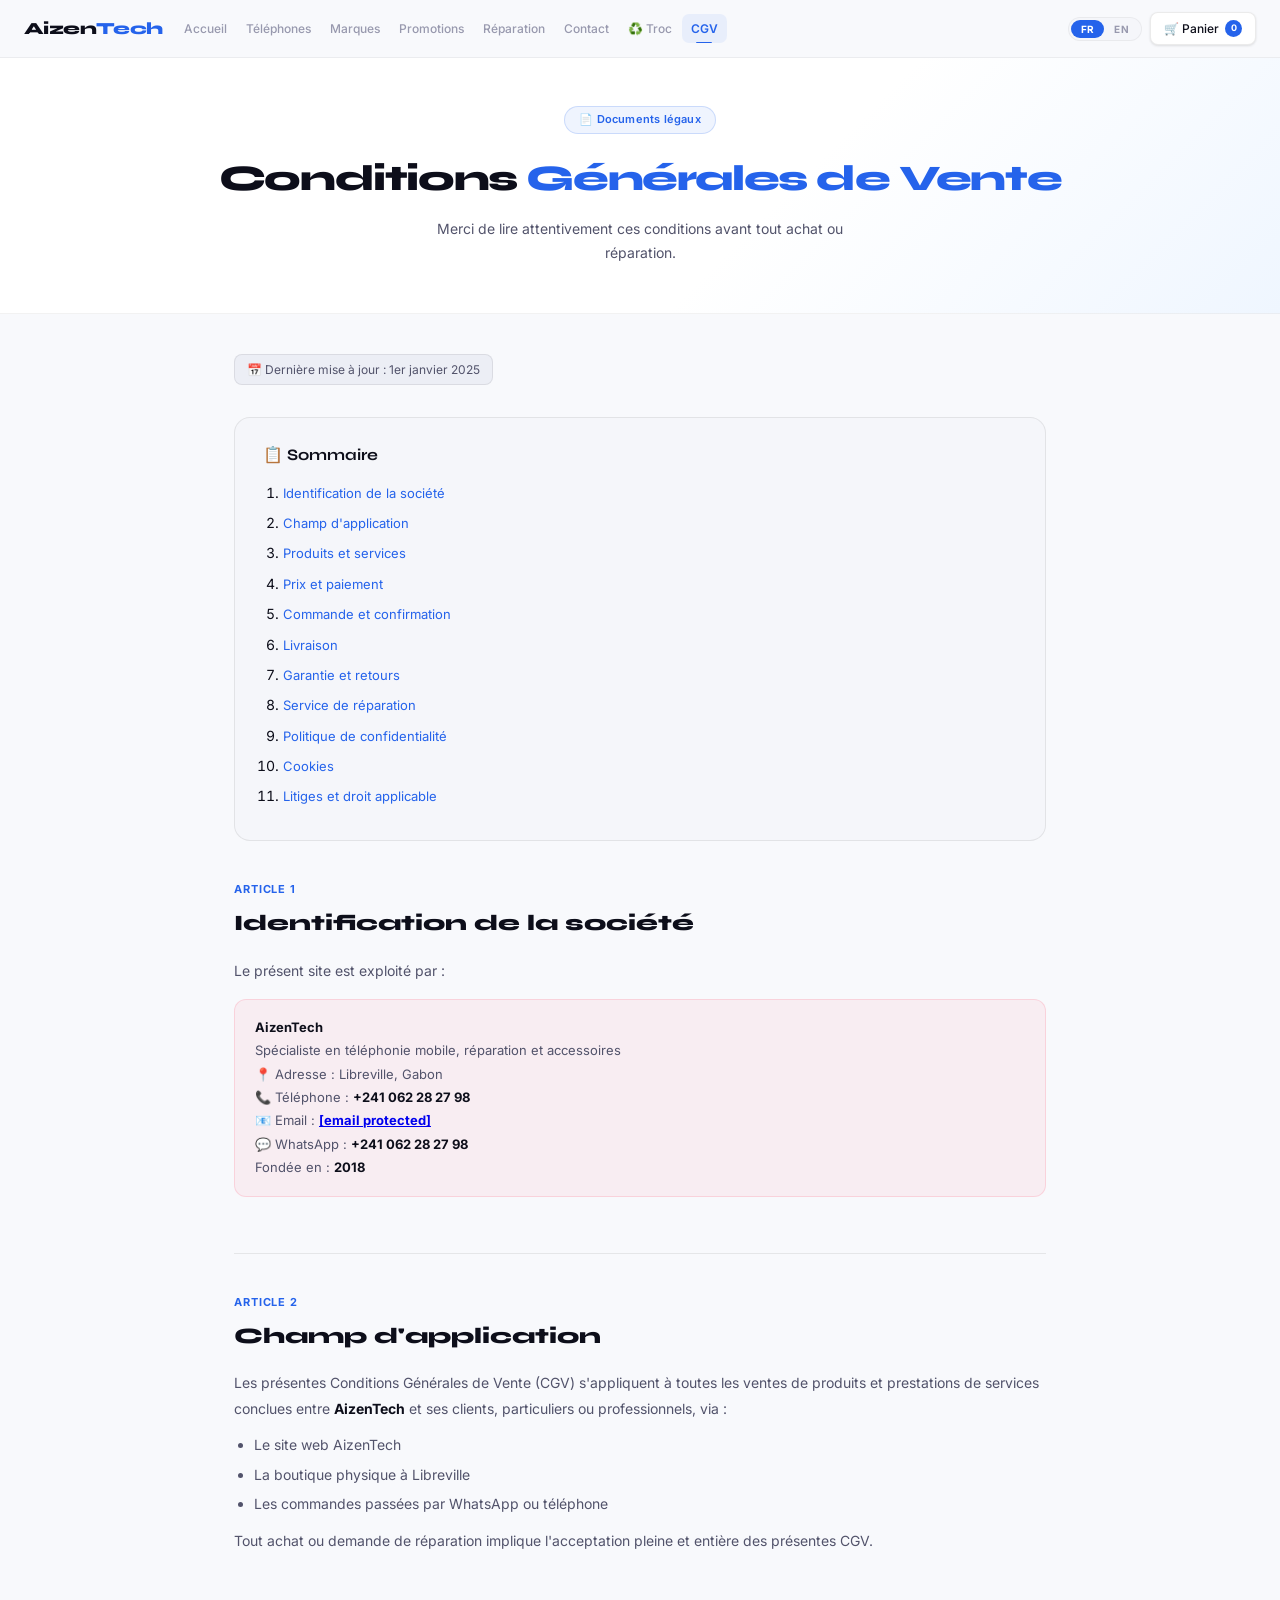
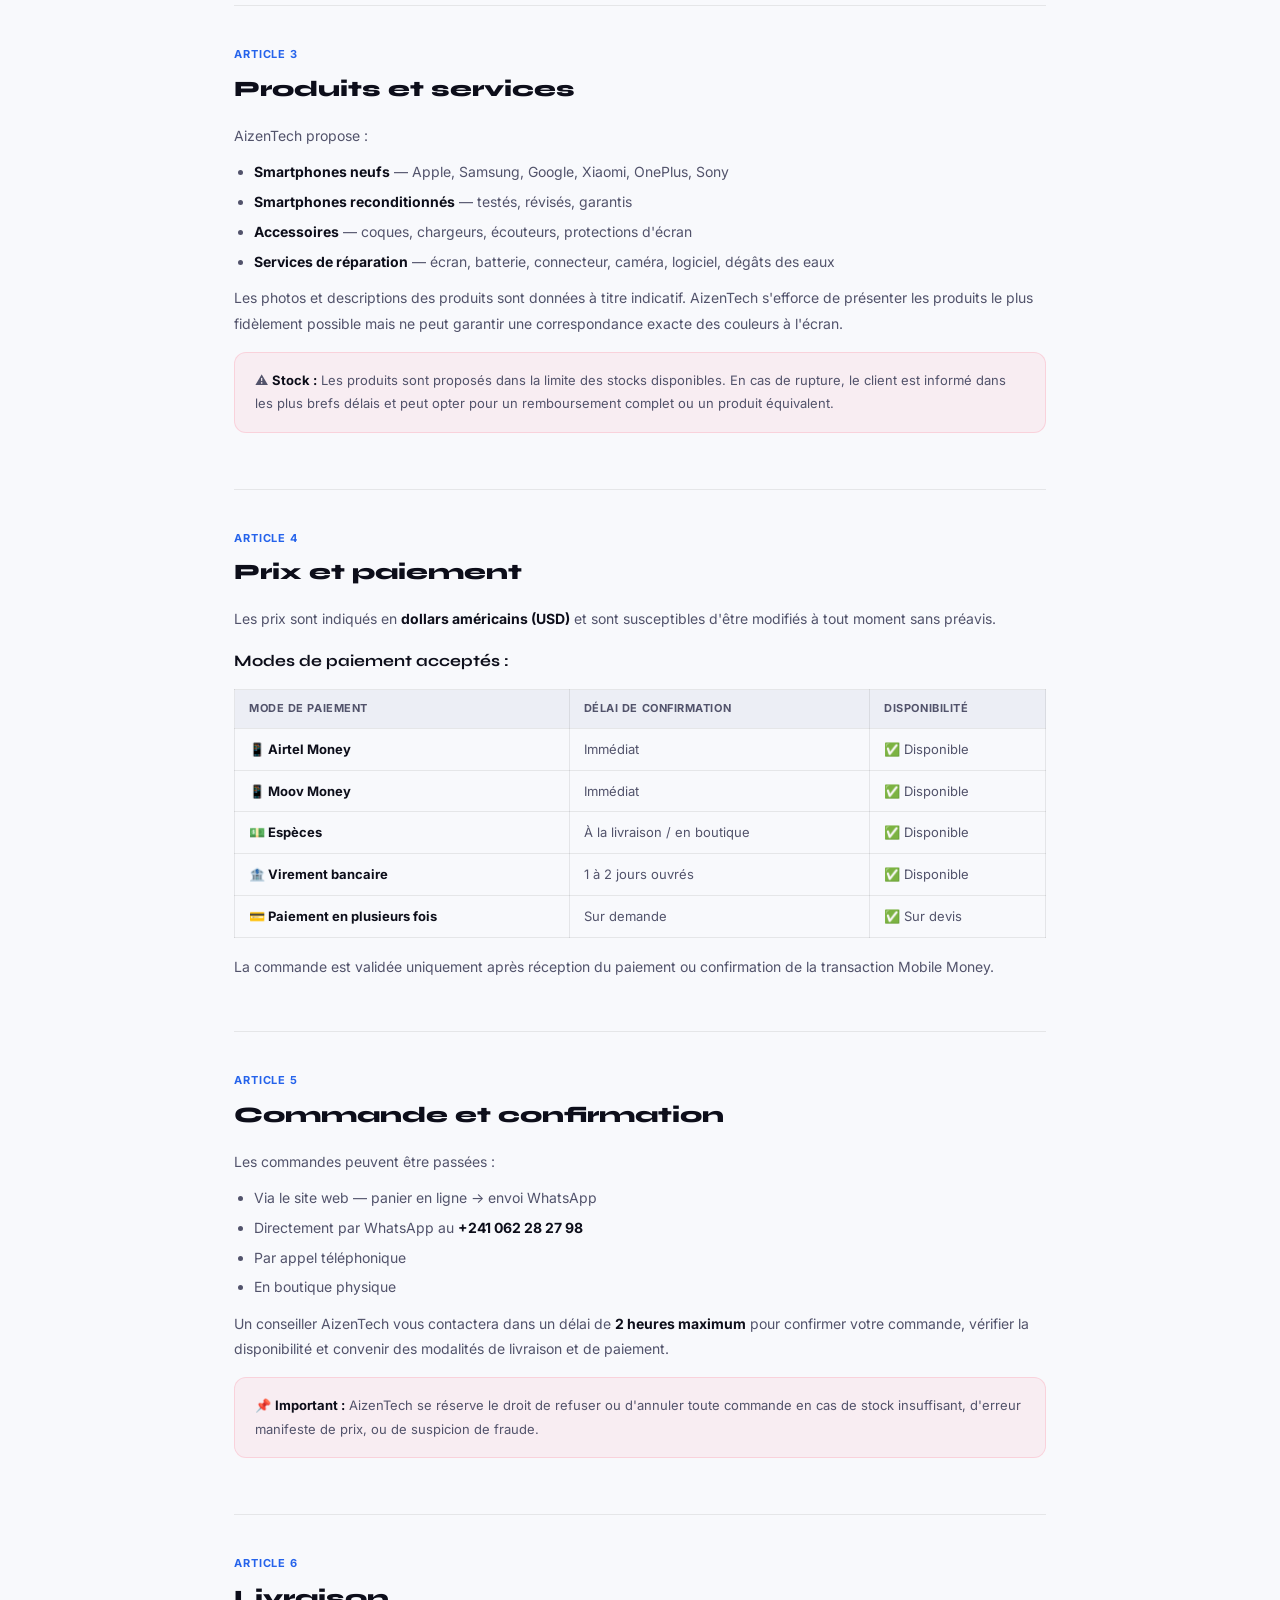
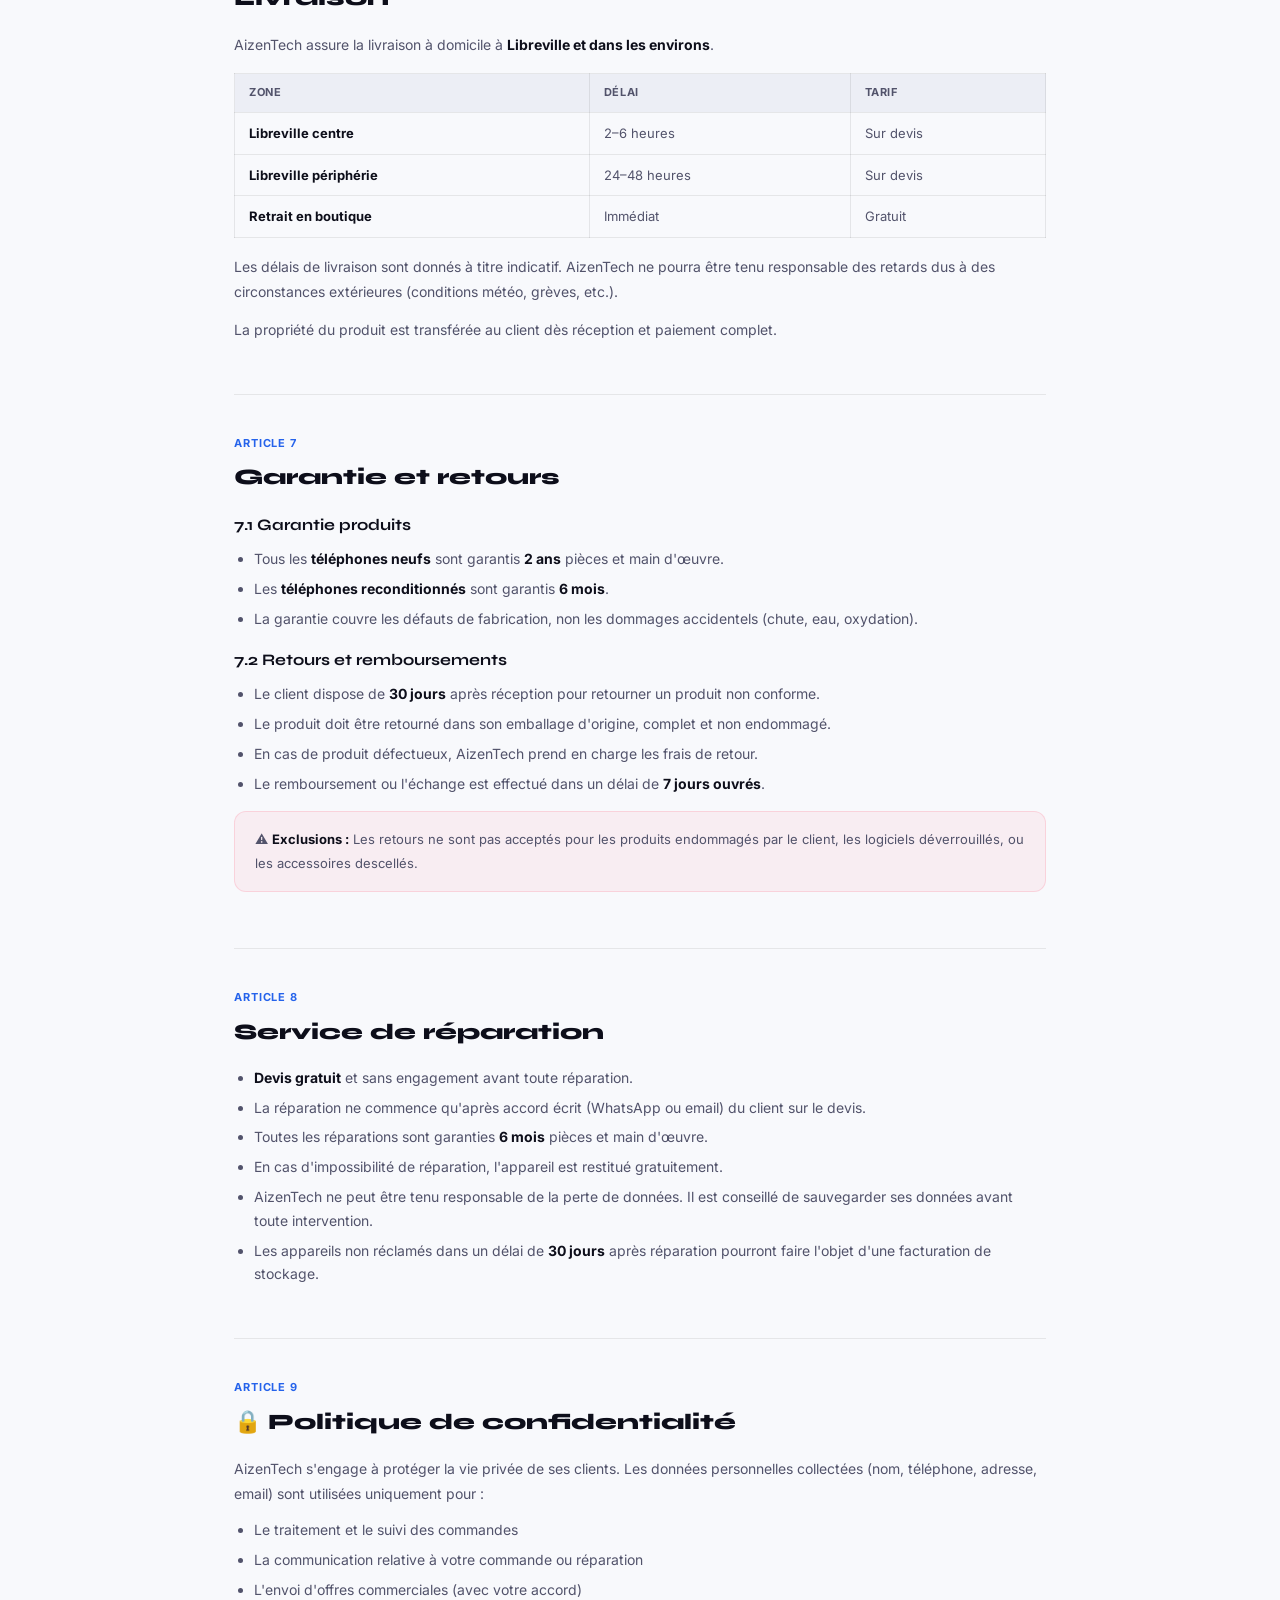
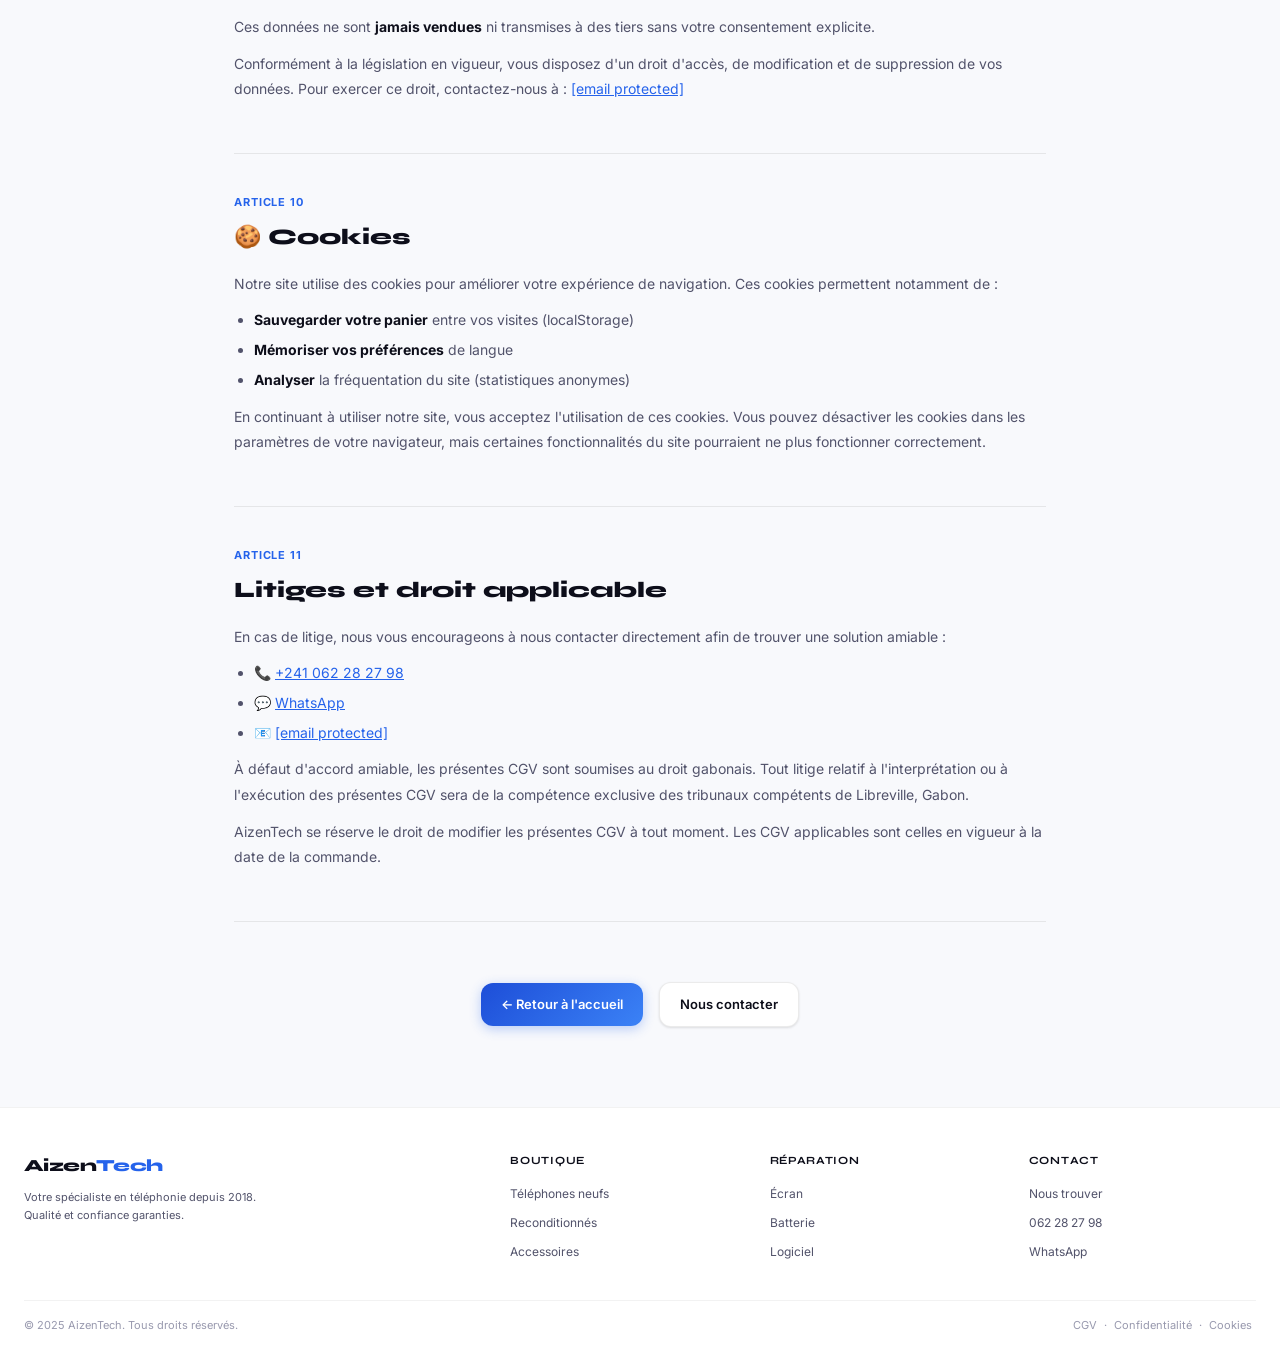
<file: cgv.html>
<!DOCTYPE html>
<html lang="fr">
<head>
  <meta charset="UTF-8">
  <meta name="viewport" content="width=device-width, initial-scale=1.0">
  <title>AizenTech — Conditions Générales de Vente</title>
  <link rel="stylesheet" href="style.css">
  <style>
    .cgv-page { max-width: 860px; margin: 0 auto; padding: 40px 24px 80px; }
    .cgv-toc {
      background: var(--surface2);
      border: 1px solid var(--border);
      border-radius: 16px;
      padding: 24px 28px;
      margin-bottom: 40px;
    }
    .cgv-toc-title { font-family:'Syne',sans-serif; font-size:16px; font-weight:700; margin-bottom:14px; }
    .cgv-toc ol { padding-left:20px; }
    .cgv-toc li { margin-bottom:8px; }
    .cgv-toc a { font-size:13px; color:var(--accent); text-decoration:none; transition:opacity .2s; }
    .cgv-toc a:hover { opacity:.7; }

    .cgv-section {
      margin-bottom:40px;
      padding-bottom:40px;
      border-bottom:1px solid var(--border);
    }
    .cgv-section:last-child { border-bottom:none; }
    .cgv-section-num {
      font-size:11px;
      font-weight:700;
      text-transform:uppercase;
      letter-spacing:.08em;
      color:var(--accent);
      margin-bottom:8px;
    }
    .cgv-section h2 {
      font-family:'Syne',sans-serif;
      font-size:22px;
      font-weight:800;
      margin-bottom:16px;
    }
    .cgv-section p {
      font-size:14px;
      color:var(--text2);
      line-height:1.8;
      margin-bottom:12px;
    }
    .cgv-section p strong { color:var(--text); }
    .cgv-section ul, .cgv-section ol {
      padding-left:20px;
      margin-bottom:12px;
    }
    .cgv-section li {
      font-size:14px;
      color:var(--text2);
      line-height:1.7;
      margin-bottom:6px;
    }
    .cgv-section li strong { color:var(--text); }
    .cgv-highlight {
      background: rgba(255,59,92,0.06);
      border: 1px solid rgba(255,59,92,0.15);
      border-radius:12px;
      padding:16px 20px;
      margin:16px 0;
    }
    .cgv-highlight p { margin:0; color:var(--text2); font-size:13px; }
    .cgv-highlight p strong { color:var(--text); }
    .cgv-table { width:100%; border-collapse:collapse; margin:16px 0; }
    .cgv-table th {
      text-align:left;
      font-size:11px;
      text-transform:uppercase;
      letter-spacing:.05em;
      color:var(--text2);
      padding:10px 14px;
      background:var(--surface3);
      border:1px solid var(--border);
    }
    .cgv-table td {
      font-size:13px;
      color:var(--text2);
      padding:10px 14px;
      border:1px solid var(--border);
      vertical-align:top;
    }
    .cgv-table td strong { color:var(--text); }
    .cgv-updated {
      display:inline-block;
      background:var(--surface3);
      border:1px solid var(--border);
      border-radius:8px;
      padding:5px 12px;
      font-size:12px;
      color:var(--text2);
      margin-bottom:32px;
    }
  </style>
</head>
<body>

<!-- NAV -->
<nav>
  <a href="index.html" class="logo">Aizen<span>Tech</span></a>
  <button class="nav-hamburger" id="navHamburger" onclick="toggleMobileNav()" aria-label="Menu">
    <span></span><span></span><span></span>
  </button>
  <div class="nav-links" id="navLinks">
    <a href="index.html">Accueil</a>
    <a href="index.html#products">Téléphones</a>
    <a href="index.html#brands">Marques</a>
    <a href="index.html#promo">Promotions</a>
    <a href="reparation.html">Réparation</a>
    <a href="contact.html">Contact</a>
    <a href="troc.html">♻️ Troc</a>
    <a href="cgv.html" class="active">CGV</a>
  </div>
  <div class="nav-right">
    <div class="lang-toggle">
      <button class="lang-btn active" onclick="setLang('fr')">FR</button>
      <button class="lang-btn" onclick="setLang('en')">EN</button>
    </div>
    <a href="panier.html" class="cart-btn">🛒 Panier<div class="cart-count" id="cartCount">0</div></a>
  </div>
</nav>

<!-- HEADER -->
<div class="page-header">
  <div class="hero-badge" style="display:inline-flex;margin-bottom:16px">📄 Documents légaux</div>
  <h1>Conditions <span>Générales de Vente</span></h1>
  <p>Merci de lire attentivement ces conditions avant tout achat ou réparation.</p>
</div>

<div class="cgv-page">
  <div class="cgv-updated">📅 Dernière mise à jour : 1er janvier 2025</div>

  <!-- TABLE DES MATIÈRES -->
  <div class="cgv-toc">
    <div class="cgv-toc-title">📋 Sommaire</div>
    <ol>
      <li><a href="#article1">Identification de la société</a></li>
      <li><a href="#article2">Champ d'application</a></li>
      <li><a href="#article3">Produits et services</a></li>
      <li><a href="#article4">Prix et paiement</a></li>
      <li><a href="#article5">Commande et confirmation</a></li>
      <li><a href="#article6">Livraison</a></li>
      <li><a href="#article7">Garantie et retours</a></li>
      <li><a href="#article8">Service de réparation</a></li>
      <li><a href="#article9" id="privacy">Politique de confidentialité</a></li>
      <li><a href="#article10" id="cookies">Cookies</a></li>
      <li><a href="#article11">Litiges et droit applicable</a></li>
    </ol>
  </div>

  <!-- ARTICLE 1 -->
  <div class="cgv-section" id="article1">
    <div class="cgv-section-num">Article 1</div>
    <h2>Identification de la société</h2>
    <p>Le présent site est exploité par :</p>
    <div class="cgv-highlight">
      <p><strong>AizenTech</strong><br>
      Spécialiste en téléphonie mobile, réparation et accessoires<br>
      📍 Adresse : Libreville, Gabon<br>
      📞 Téléphone : <strong>+241 062 28 27 98</strong><br>
      📧 Email : <strong><a href="/cdn-cgi/l/email-protection" class="__cf_email__" data-cfemail="d5b1bcb1b0a7babeb4b8b0b2bbb0e495b2b8b4bcb9fbb6bab8">[email&#160;protected]</a></strong><br>
      💬 WhatsApp : <strong>+241 062 28 27 98</strong><br>
      Fondée en : <strong>2018</strong></p>
    </div>
  </div>

  <!-- ARTICLE 2 -->
  <div class="cgv-section" id="article2">
    <div class="cgv-section-num">Article 2</div>
    <h2>Champ d'application</h2>
    <p>Les présentes Conditions Générales de Vente (CGV) s'appliquent à toutes les ventes de produits et prestations de services conclues entre <strong>AizenTech</strong> et ses clients, particuliers ou professionnels, via :</p>
    <ul>
      <li>Le site web AizenTech</li>
      <li>La boutique physique à Libreville</li>
      <li>Les commandes passées par WhatsApp ou téléphone</li>
    </ul>
    <p>Tout achat ou demande de réparation implique l'acceptation pleine et entière des présentes CGV.</p>
  </div>

  <!-- ARTICLE 3 -->
  <div class="cgv-section" id="article3">
    <div class="cgv-section-num">Article 3</div>
    <h2>Produits et services</h2>
    <p>AizenTech propose :</p>
    <ul>
      <li><strong>Smartphones neufs</strong> — Apple, Samsung, Google, Xiaomi, OnePlus, Sony</li>
      <li><strong>Smartphones reconditionnés</strong> — testés, révisés, garantis</li>
      <li><strong>Accessoires</strong> — coques, chargeurs, écouteurs, protections d'écran</li>
      <li><strong>Services de réparation</strong> — écran, batterie, connecteur, caméra, logiciel, dégâts des eaux</li>
    </ul>
    <p>Les photos et descriptions des produits sont données à titre indicatif. AizenTech s'efforce de présenter les produits le plus fidèlement possible mais ne peut garantir une correspondance exacte des couleurs à l'écran.</p>
    <div class="cgv-highlight">
      <p>⚠️ <strong>Stock :</strong> Les produits sont proposés dans la limite des stocks disponibles. En cas de rupture, le client est informé dans les plus brefs délais et peut opter pour un remboursement complet ou un produit équivalent.</p>
    </div>
  </div>

  <!-- ARTICLE 4 -->
  <div class="cgv-section" id="article4">
    <div class="cgv-section-num">Article 4</div>
    <h2>Prix et paiement</h2>
    <p>Les prix sont indiqués en <strong>dollars américains (USD)</strong> et sont susceptibles d'être modifiés à tout moment sans préavis.</p>
    <h3 style="font-family:'Syne',sans-serif;font-size:16px;margin:16px 0 10px">Modes de paiement acceptés :</h3>
    <table class="cgv-table">
      <thead>
        <tr>
          <th>Mode de paiement</th>
          <th>Délai de confirmation</th>
          <th>Disponibilité</th>
        </tr>
      </thead>
      <tbody>
        <tr><td><strong>📱 Airtel Money</strong></td><td>Immédiat</td><td>✅ Disponible</td></tr>
        <tr><td><strong>📱 Moov Money</strong></td><td>Immédiat</td><td>✅ Disponible</td></tr>
        <tr><td><strong>💵 Espèces</strong></td><td>À la livraison / en boutique</td><td>✅ Disponible</td></tr>
        <tr><td><strong>🏦 Virement bancaire</strong></td><td>1 à 2 jours ouvrés</td><td>✅ Disponible</td></tr>
        <tr><td><strong>💳 Paiement en plusieurs fois</strong></td><td>Sur demande</td><td>✅ Sur devis</td></tr>
      </tbody>
    </table>
    <p>La commande est validée uniquement après réception du paiement ou confirmation de la transaction Mobile Money.</p>
  </div>

  <!-- ARTICLE 5 -->
  <div class="cgv-section" id="article5">
    <div class="cgv-section-num">Article 5</div>
    <h2>Commande et confirmation</h2>
    <p>Les commandes peuvent être passées :</p>
    <ul>
      <li>Via le site web — panier en ligne → envoi WhatsApp</li>
      <li>Directement par WhatsApp au <strong>+241 062 28 27 98</strong></li>
      <li>Par appel téléphonique</li>
      <li>En boutique physique</li>
    </ul>
    <p>Un conseiller AizenTech vous contactera dans un délai de <strong>2 heures maximum</strong> pour confirmer votre commande, vérifier la disponibilité et convenir des modalités de livraison et de paiement.</p>
    <div class="cgv-highlight">
      <p>📌 <strong>Important :</strong> AizenTech se réserve le droit de refuser ou d'annuler toute commande en cas de stock insuffisant, d'erreur manifeste de prix, ou de suspicion de fraude.</p>
    </div>
  </div>

  <!-- ARTICLE 6 -->
  <div class="cgv-section" id="article6">
    <div class="cgv-section-num">Article 6</div>
    <h2>Livraison</h2>
    <p>AizenTech assure la livraison à domicile à <strong>Libreville et dans les environs</strong>.</p>
    <table class="cgv-table">
      <thead>
        <tr><th>Zone</th><th>Délai</th><th>Tarif</th></tr>
      </thead>
      <tbody>
        <tr><td><strong>Libreville centre</strong></td><td>2–6 heures</td><td>Sur devis</td></tr>
        <tr><td><strong>Libreville périphérie</strong></td><td>24–48 heures</td><td>Sur devis</td></tr>
        <tr><td><strong>Retrait en boutique</strong></td><td>Immédiat</td><td>Gratuit</td></tr>
      </tbody>
    </table>
    <p>Les délais de livraison sont donnés à titre indicatif. AizenTech ne pourra être tenu responsable des retards dus à des circonstances extérieures (conditions météo, grèves, etc.).</p>
    <p>La propriété du produit est transférée au client dès réception et paiement complet.</p>
  </div>

  <!-- ARTICLE 7 -->
  <div class="cgv-section" id="article7">
    <div class="cgv-section-num">Article 7</div>
    <h2>Garantie et retours</h2>
    <h3 style="font-family:'Syne',sans-serif;font-size:16px;margin:0 0 10px">7.1 Garantie produits</h3>
    <ul>
      <li>Tous les <strong>téléphones neufs</strong> sont garantis <strong>2 ans</strong> pièces et main d'œuvre.</li>
      <li>Les <strong>téléphones reconditionnés</strong> sont garantis <strong>6 mois</strong>.</li>
      <li>La garantie couvre les défauts de fabrication, non les dommages accidentels (chute, eau, oxydation).</li>
    </ul>
    <h3 style="font-family:'Syne',sans-serif;font-size:16px;margin:16px 0 10px">7.2 Retours et remboursements</h3>
    <ul>
      <li>Le client dispose de <strong>30 jours</strong> après réception pour retourner un produit non conforme.</li>
      <li>Le produit doit être retourné dans son emballage d'origine, complet et non endommagé.</li>
      <li>En cas de produit défectueux, AizenTech prend en charge les frais de retour.</li>
      <li>Le remboursement ou l'échange est effectué dans un délai de <strong>7 jours ouvrés</strong>.</li>
    </ul>
    <div class="cgv-highlight">
      <p>⚠️ <strong>Exclusions :</strong> Les retours ne sont pas acceptés pour les produits endommagés par le client, les logiciels déverrouillés, ou les accessoires descellés.</p>
    </div>
  </div>

  <!-- ARTICLE 8 -->
  <div class="cgv-section" id="article8">
    <div class="cgv-section-num">Article 8</div>
    <h2>Service de réparation</h2>
    <ul>
      <li><strong>Devis gratuit</strong> et sans engagement avant toute réparation.</li>
      <li>La réparation ne commence qu'après accord écrit (WhatsApp ou email) du client sur le devis.</li>
      <li>Toutes les réparations sont garanties <strong>6 mois</strong> pièces et main d'œuvre.</li>
      <li>En cas d'impossibilité de réparation, l'appareil est restitué gratuitement.</li>
      <li>AizenTech ne peut être tenu responsable de la perte de données. Il est conseillé de sauvegarder ses données avant toute intervention.</li>
      <li>Les appareils non réclamés dans un délai de <strong>30 jours</strong> après réparation pourront faire l'objet d'une facturation de stockage.</li>
    </ul>
  </div>

  <!-- ARTICLE 9 - CONFIDENTIALITÉ -->
  <div class="cgv-section" id="article9">
    <div class="cgv-section-num">Article 9</div>
    <h2>🔒 Politique de confidentialité</h2>
    <p>AizenTech s'engage à protéger la vie privée de ses clients. Les données personnelles collectées (nom, téléphone, adresse, email) sont utilisées uniquement pour :</p>
    <ul>
      <li>Le traitement et le suivi des commandes</li>
      <li>La communication relative à votre commande ou réparation</li>
      <li>L'envoi d'offres commerciales (avec votre accord)</li>
    </ul>
    <p>Ces données ne sont <strong>jamais vendues</strong> ni transmises à des tiers sans votre consentement explicite.</p>
    <p>Conformément à la législation en vigueur, vous disposez d'un droit d'accès, de modification et de suppression de vos données. Pour exercer ce droit, contactez-nous à : <a href="/cdn-cgi/l/email-protection#6a0e030e0f1805010b070f0d040f5b2a0d070b030644090507" style="color:var(--accent)"><span class="__cf_email__" data-cfemail="f195989594839e9a909c94969f94c0b1969c90989ddf929e9c">[email&#160;protected]</span></a></p>
  </div>

  <!-- ARTICLE 10 - COOKIES -->
  <div class="cgv-section" id="article10">
    <div class="cgv-section-num">Article 10</div>
    <h2>🍪 Cookies</h2>
    <p>Notre site utilise des cookies pour améliorer votre expérience de navigation. Ces cookies permettent notamment de :</p>
    <ul>
      <li><strong>Sauvegarder votre panier</strong> entre vos visites (localStorage)</li>
      <li><strong>Mémoriser vos préférences</strong> de langue</li>
      <li><strong>Analyser</strong> la fréquentation du site (statistiques anonymes)</li>
    </ul>
    <p>En continuant à utiliser notre site, vous acceptez l'utilisation de ces cookies. Vous pouvez désactiver les cookies dans les paramètres de votre navigateur, mais certaines fonctionnalités du site pourraient ne plus fonctionner correctement.</p>
  </div>

  <!-- ARTICLE 11 -->
  <div class="cgv-section" id="article11">
    <div class="cgv-section-num">Article 11</div>
    <h2>Litiges et droit applicable</h2>
    <p>En cas de litige, nous vous encourageons à nous contacter directement afin de trouver une solution amiable :</p>
    <ul>
      <li>📞 <a href="tel:+241062282798" style="color:var(--accent)">+241 062 28 27 98</a></li>
      <li>💬 <a href="https://wa.me/241062282798" style="color:var(--accent)">WhatsApp</a></li>
      <li>📧 <a href="/cdn-cgi/l/email-protection#c6a2afa2a3b4a9ada7aba3a1a8a3f786a1aba7afaae8a5a9ab" style="color:var(--accent)"><span class="__cf_email__" data-cfemail="13777a7776617c78727e76747d762253747e727a7f3d707c7e">[email&#160;protected]</span></a></li>
    </ul>
    <p>À défaut d'accord amiable, les présentes CGV sont soumises au droit gabonais. Tout litige relatif à l'interprétation ou à l'exécution des présentes CGV sera de la compétence exclusive des tribunaux compétents de Libreville, Gabon.</p>
    <p>AizenTech se réserve le droit de modifier les présentes CGV à tout moment. Les CGV applicables sont celles en vigueur à la date de la commande.</p>
  </div>

  <div style="text-align:center;padding-top:20px">
    <a href="index.html" class="btn-primary">← Retour à l'accueil</a>
    <a href="contact.html" class="btn-secondary" style="margin-left:12px">Nous contacter</a>
  </div>
</div>

<!-- FOOTER -->
<footer>
  <div class="footer-inner">
    <div class="footer-brand">
      <a href="index.html" class="logo">Aizen<span>Tech</span></a>
      <p>Votre spécialiste en téléphonie depuis 2018. Qualité et confiance garanties.</p>
    </div>
    <div class="footer-col">
      <h4>Boutique</h4>
      <ul>
        <li><a href="index.html#products">Téléphones neufs</a></li>
        <li><a href="index.html#products">Reconditionnés</a></li>
        <li><a href="index.html#products">Accessoires</a></li>
      </ul>
    </div>
    <div class="footer-col">
      <h4>Réparation</h4>
      <ul>
        <li><a href="reparation.html">Écran</a></li>
        <li><a href="reparation.html">Batterie</a></li>
        <li><a href="reparation.html">Logiciel</a></li>
      </ul>
    </div>
    <div class="footer-col">
      <h4>Contact</h4>
      <ul>
        <li><a href="contact.html">Nous trouver</a></li>
        <li><a href="tel:+241062282798">062 28 27 98</a></li>
        <li><a href="https://wa.me/241062282798">WhatsApp</a></li>
      </ul>
    </div>
  </div>
  <div class="footer-bottom">
    <span>© 2025 AizenTech. Tous droits réservés.</span>
    <span class="footer-legal-links">
      <a href="cgv.html">CGV</a> ·
      <a href="cgv.html#privacy">Confidentialité</a> ·
      <a href="cgv.html#cookies">Cookies</a>
    </span
</file>
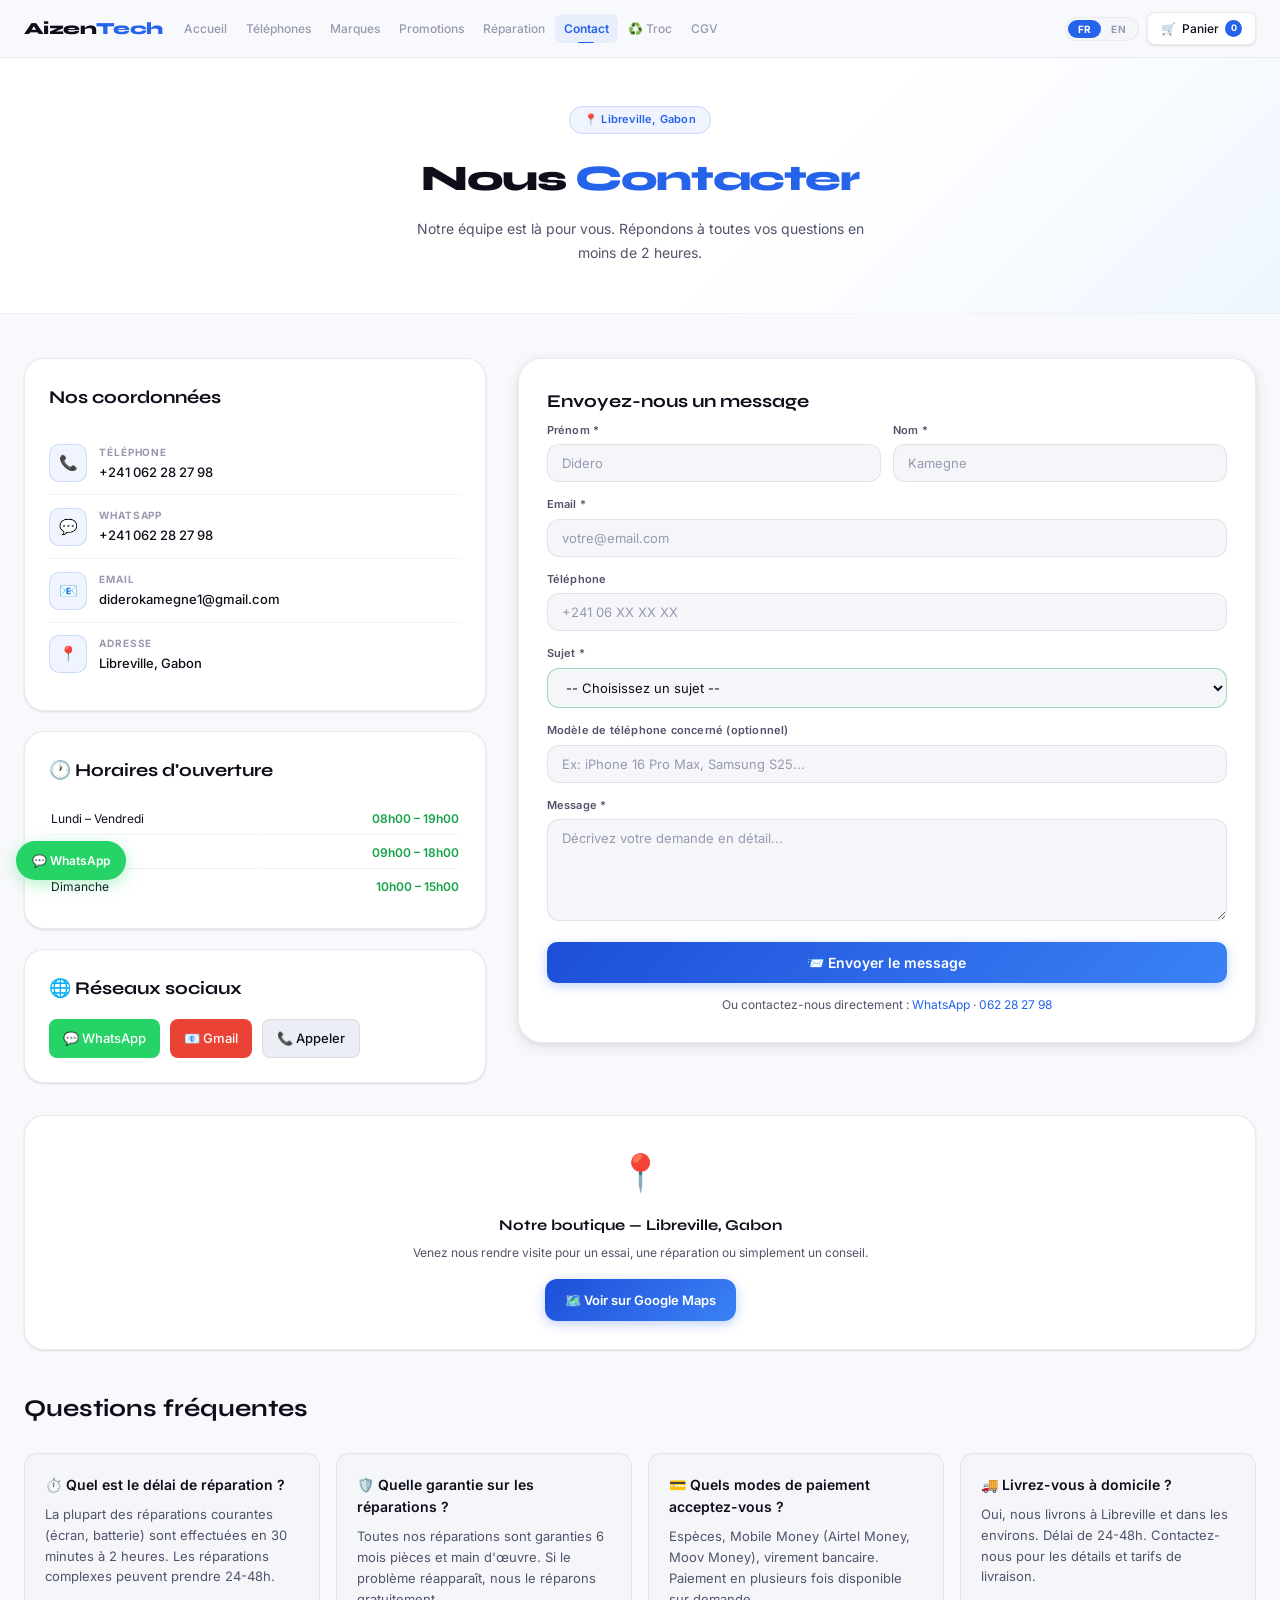
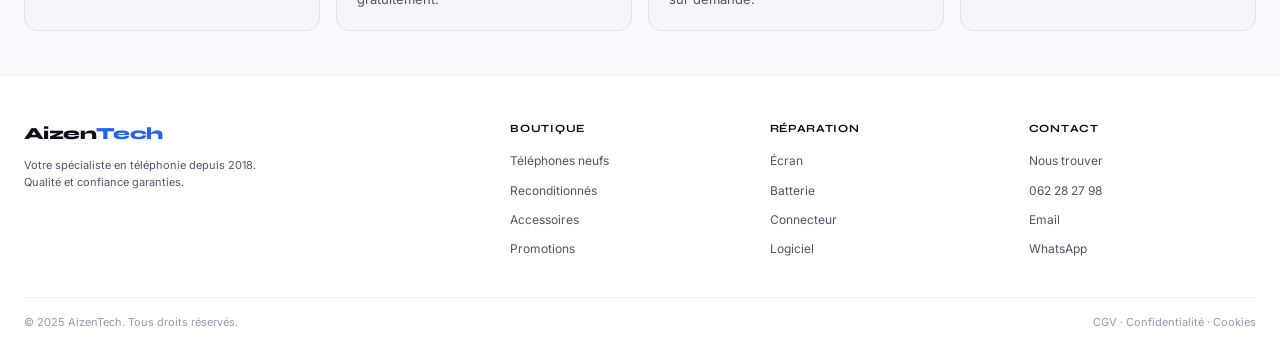
<file: contact.html>
<!DOCTYPE html>
<html lang="fr">
<head>
  <meta charset="UTF-8">
  <meta name="viewport" content="width=device-width, initial-scale=1.0">
  <title>AizenTech — Contact</title>
  <link rel="stylesheet" href="style.css">
</head>
<body>

<!-- NAV -->
<nav>
  <a href="index.html" class="logo">Aizen<span>Tech</span></a>
  <button class="nav-hamburger" id="navHamburger" onclick="toggleMobileNav()" aria-label="Menu">
    <span></span><span></span><span></span>
  </button>
  <div class="nav-links" id="navLinks">
    <a href="index.html">Accueil</a>
    <a href="index.html#products">Téléphones</a>
    <a href="index.html#brands">Marques</a>
    <a href="index.html#promo">Promotions</a>
    <a href="reparation.html">Réparation</a>
    <a href="contact.html">Contact</a>
    <a href="troc.html">♻️ Troc</a>
    <a href="cgv.html">CGV</a>
  </div>
  <div class="nav-right">
    <div class="lang-toggle">
      <button class="lang-btn active" onclick="setLang('fr')">FR</button>
      <button class="lang-btn" onclick="setLang('en')">EN</button>
    </div>
    <a href="panier.html" class="cart-btn">🛒 <span data-key="nav_cart">Panier</span><div class="cart-count" id="cartCount">0</div></a>
  </div>
</nav>

<!-- HEADER -->
<div class="page-header">
  <div class="hero-badge" style="display:inline-flex;margin-bottom:16px" data-key="con_badge">📍 Libreville, Gabon</div>
  <h1 data-key="con_title">Nous <span>Contacter</span></h1>
  <p data-key="con_subtitle">Notre équipe est là pour vous. Répondons à toutes vos questions en moins de 2 heures.</p>
</div>

<div class="section">
  <div class="contact-grid">

    <!-- INFOS CONTACT -->
    <div>
      <div class="contact-info-card">
        <h3 style="font-family:'Syne',sans-serif;font-size:18px;font-weight:700;margin-bottom:20px" data-key="con_coords_title">Nos coordonnées</h3>

        <div class="contact-method">
          <div class="contact-method-icon">📞</div>
          <div>
            <div class="contact-method-label" data-key="con_phone_label">Téléphone</div>
            <div class="contact-method-value"><a href="tel:+241062282798">+241 062 28 27 98</a></div>
          </div>
        </div>

        <div class="contact-method">
          <div class="contact-method-icon">💬</div>
          <div>
            <div class="contact-method-label" data-key="con_wa_label">WhatsApp</div>
            <div class="contact-method-value"><a href="https://wa.me/241062282798" target="_blank">+241 062 28 27 98</a></div>
          </div>
        </div>

        <div class="contact-method">
          <div class="contact-method-icon">📧</div>
          <div>
            <div class="contact-method-label" data-key="con_email_label">Email</div>
            <div class="contact-method-value"><a href="mailto:diderokamegne1@gmail.com">diderokamegne1@gmail.com</a></div>
          </div>
        </div>

        <div class="contact-method">
          <div class="contact-method-icon">📍</div>
          <div>
            <div class="contact-method-label" data-key="con_addr_label">Adresse</div>
            <div class="contact-method-value" data-key="con_addr_val">Libreville, Gabon</div>
          </div>
        </div>
      </div>

      <!-- HORAIRES -->
      <div class="contact-info-card" style="margin-top:20px">
        <h3 style="font-family:'Syne',sans-serif;font-size:18px;font-weight:700;margin-bottom:16px" data-key="con_hours_title">🕐 Horaires d'ouverture</h3>
        <table class="hours-table">
          <tr><td data-key="con_hours_wday">Lundi – Vendredi</td><td data-key="con_hours_wday_val">08h00 – 19h00</td></tr>
          <tr><td data-key="con_hours_sat">Samedi</td><td data-key="con_hours_sat_val">09h00 – 18h00</td></tr>
          <tr><td data-key="con_hours_sun">Dimanche</td><td data-key="con_hours_sun_val">10h00 – 15h00</td></tr>
        </table>
      </div>

      <!-- RÉSEAUX SOCIAUX -->
      <div class="contact-info-card" style="margin-top:20px">
        <h3 style="font-family:'Syne',sans-serif;font-size:18px;font-weight:700;margin-bottom:16px" data-key="con_social_title">🌐 Réseaux sociaux</h3>
        <div style="display:flex;gap:10px;flex-wrap:wrap">
          <a href="https://wa.me/241062282798" target="_blank" style="display:flex;align-items:center;gap:6px;background:#25D366;color:white;border-radius:8px;padding:8px 14px;font-size:13px;font-weight:500;text-decoration:none">💬 WhatsApp</a>
          <a href="mailto:diderokamegne1@gmail.com" style="display:flex;align-items:center;gap:6px;background:#EA4335;color:white;border-radius:8px;padding:8px 14px;font-size:13px;font-weight:500;text-decoration:none">📧 Gmail</a>
          <a href="tel:+241062282798" style="display:flex;align-items:center;gap:6px;background:var(--surface3);color:var(--text);border:1px solid var(--border);border-radius:8px;padding:8px 14px;font-size:13px;font-weight:500;text-decoration:none">📞 Appeler</a>
        </div>
      </div>
    </div>

    <!-- FORMULAIRE -->
    <div>
      <div class="contact-form">
        <div class="form-title" data-key="con_form_title">Envoyez-nous un message</div>

        <div id="formSuccess" style="display:none;background:rgba(0,230,118,0.1);border:1px solid rgba(0,230,118,0.3);border-radius:10px;padding:16px;margin-bottom:20px;color:var(--green);font-size:14px">
          ✅ Votre message a bien été envoyé ! Nous vous répondrons dans les 2 heures.
        </div>

        <div class="form-row">
          <div class="form-group">
            <label class="form-label" for="firstName" data-key="con_form_firstname">Prénom *</label>
            <input class="form-input" type="text" id="firstName" placeholder="Didero">
          </div>
          <div class="form-group">
            <label class="form-label" for="lastName" data-key="con_form_lastname">Nom *</label>
            <input class="form-input" type="text" id="lastName" placeholder="Kamegne">
          </div>
        </div>

        <div class="form-group">
          <label class="form-label" for="email" data-key="con_form_email">Email *</label>
          <input class="form-input" type="email" id="email" placeholder="votre@email.com">
        </div>

        <div class="form-group">
          <label class="form-label" for="phone" data-key="con_form_phone">Téléphone</label>
          <input class="form-input" type="tel" id="phone" placeholder="+241 06 XX XX XX">
        </div>

        <div class="form-group">
          <label class="form-label" for="subject" data-key="con_form_subject">Sujet *</label>
          <select class="form-input" id="subject">
            <option value="">-- Choisissez un sujet --</option>
            <option value="achat">Achat / Commande</option>
            <option value="reparation">Demande de réparation</option>
            <option value="devis">Devis réparation</option>
            <option value="livraison">Suivi de livraison</option>
            <option value="retour">Retour / Remboursement</option>
            <option value="garantie">Garantie</option>
            <option value="autre">Autre</option>
          </select>
        </div>

        <div class="form-group">
          <label class="form-label" for="phone_model" data-key="con_form_model">Modèle de téléphone concerné (optionnel)</label>
          <input class="form-input" type="text" id="phone_model" placeholder="Ex: iPhone 16 Pro Max, Samsung S25...">
        </div>

        <div class="form-group">
          <label class="form-label" for="message" data-key="con_form_message">Message *</label>
          <textarea class="form-input" id="message" rows="5" placeholder="Décrivez votre demande en détail..."></textarea>
        </div>

        <button class="form-submit" onclick="submitForm()" data-key="con_form_submit">📨 Envoyer le message</button>

        <p style="font-size:12px;color:var(--text2);margin-top:12px;text-align:center">
          Ou contactez-nous directement :
          <a href="https://wa.me/241062282798" style="color:var(--accent);text-decoration:none"> WhatsApp</a> ·
          <a href="tel:+241062282798" style="color:var(--accent);text-decoration:none"> 062 28 27 98</a>
        </p>
      </div>
    </div>

  </div>

  <!-- MAP -->
  <div class="map-placeholder" style="margin-top:32px">
    <div class="map-emoji">📍</div>
    <h3 data-key="con_map_title">Notre boutique — Libreville, Gabon</h3>
    <p style="margin-bottom:16px" data-key="con_map_desc">Venez nous rendre visite pour un essai, une réparation ou simplement un conseil.</p>
    <a href="https://maps.google.com/?q=Libreville+Gabon" target="_blank" class="btn-primary" style="display:inline-block" data-key="con_map_btn">🗺️ Voir sur Google Maps</a>
  </div>

  <!-- FAQ -->
  <div style="margin-top:40px">
    <h2 style="font-family:'Syne',sans-serif;font-size:24px;font-weight:700;margin-bottom:24px" data-key="con_faq_title">Questions fréquentes</h2>
    <div style="display:grid;grid-template-columns:repeat(auto-fit,minmax(280px,1fr));gap:16px">

      <div style="background:var(--surface2);border:1px solid var(--border);border-radius:14px;padding:20px">
        <div style="font-weight:600;margin-bottom:8px" data-key="con_faq1_q">⏱️ Quel est le délai de réparation ?</div>
        <div style="font-size:13px;color:var(--text2)" data-key="con_faq1_a">La plupart des réparations courantes (écran, batterie) sont effectuées en 30 minutes à 2 heures. Les réparations complexes peuvent prendre 24-48h.</div>
      </div>

      <div style="background:var(--surface2);border:1px solid var(--border);border-radius:14px;padding:20px">
        <div style="font-weight:600;margin-bottom:8px" data-key="con_faq2_q">🛡️ Quelle garantie sur les réparations ?</div>
        <div style="font-size:13px;color:var(--text2)" data-key="con_faq2_a">Toutes nos réparations sont garanties 6 mois pièces et main d'œuvre. Si le problème réapparaît, nous le réparons gratuitement.</div>
      </div>

      <div style="background:var(--surface2);border:1px solid var(--border);border-radius:14px;padding:20px">
        <div style="font-weight:600;margin-bottom:8px" data-key="con_faq3_q">💳 Quels modes de paiement acceptez-vous ?</div>
        <div style="font-size:13px;color:var(--text2)" data-key="con_faq3_a">Espèces, Mobile Money (Airtel Money, Moov Money), virement bancaire. Paiement en plusieurs fois disponible sur demande.</div>
      </div>

      <div style="background:var(--surface2);border:1px solid var(--border);border-radius:14px;padding:20px">
        <div style="font-weight:600;margin-bottom:8px" data-key="con_faq4_q">🚚 Livrez-vous à domicile ?</div>
        <div style="font-size:13px;color:var(--text2)" data-key="con_faq4_a">Oui, nous livrons à Libreville et dans les environs. Délai de 24-48h. Contactez-nous pour les détails et tarifs de livraison.</div>
      </div>

    </div>
  </div>

</div>

<!-- FOOTER -->
<footer>
  <div class="footer-inner">
    <div class="footer-brand">
      <a href="index.html" class="logo">Aizen<span>Tech</span></a>
      <p data-key="footer_about">Votre spécialiste en téléphonie depuis 2018. Qualité et confiance garanties.</p>
    </div>
    <div class="footer-col">
      <h4 data-key="footer_col1">Boutique</h4>
      <ul>
        <li><a href="index.html#products" data-key="footer_c1_l1">Téléphones neufs</a></li>
        <li><a href="index.html#products" data-key="footer_c1_l2">Reconditionnés</a></li>
        <li><a href="index.html#products" data-key="footer_c1_l3">Accessoires</a></li>
        <li><a href="index.html#promo" data-key="footer_c1_l4">Promotions</a></li>
      </ul>
    </div>
    <div class="footer-col">
      <h4>Réparation</h4>
      <ul>
        <li><a href="reparation.html">Écran</a></li>
        <li><a href="reparation.html">Batterie</a></li>
        <li><a href="reparation.html">Connecteur</a></li>
        <li><a href="reparation.html">Logiciel</a></li>
      </ul>
    </div>
    <div class="footer-col">
      <h4>Contact</h4>
      <ul>
        <li><a href="contact.html">Nous trouver</a></li>
        <li><a href="tel:+241062282798">062 28 27 98</a></li>
        <li><a href="mailto:diderokamegne1@gmail.com">Email</a></li>
        <li><a href="https://wa.me/241062282798">WhatsApp</a></li>
      </ul>
    </div>
  </div>
  <div class="footer-bottom">
    <span data-key="footer_copy">© 2025 AizenTech. Tous droits réservés.</span>
    <span data-key="footer_legal">CGV · Confidentialité · Cookies</span>
  </div>
</footer>

<div class="toast" id="toast" style="border-color:var(--green)"><div class="toast-dot"></div><span id="toastMsg"></span></div>
<a href="https://wa.me/241062282798" class="whatsapp-float" target="_blank">💬 WhatsApp</a>

<script src="i18n.js"></script>
<script src="products.js"></script>
<script src="script.js"></script>
<script>
window.addEventListener('DOMContentLoaded', () => {
  const params = new URLSearchParams(window.location.search);
  const service = params.get('service');
  if (service) {
    const subjectEl = document.getElementById('subject');
    if (subjectEl) subjectEl.value = 'reparation';
    const msgEl = document.getElementById('message');
    if (msgEl) msgEl.value = `Bonjour, je souhaite une réparation : ${service}.\n\nModèle de mon téléphone : \nDescription du problème : `;
  }
});

function submitForm() {
  const firstName = document.getElementById('firstName').value.trim();
  const email = document.getElementById('email').value.trim();
  const message = document.getElementById('message').value.trim();
  if (!firstName || !email || !message) {
    alert('Veuillez remplir les champs obligatoires (prénom, email, message).');
    return;
  }
  const subject = encodeURIComponent(`Message de ${firstName} — AizenTech`);
  const body = encodeURIComponent(message);
  document.getElementById('formSuccess').style.display = 'block';
  setTimeout(() => {
    window.location.href = `mailto:diderokamegne1@gmail.com?subject=${subject}&body=${body}`;
  }, 800);
}
</script>
</body>
</html>
</file>
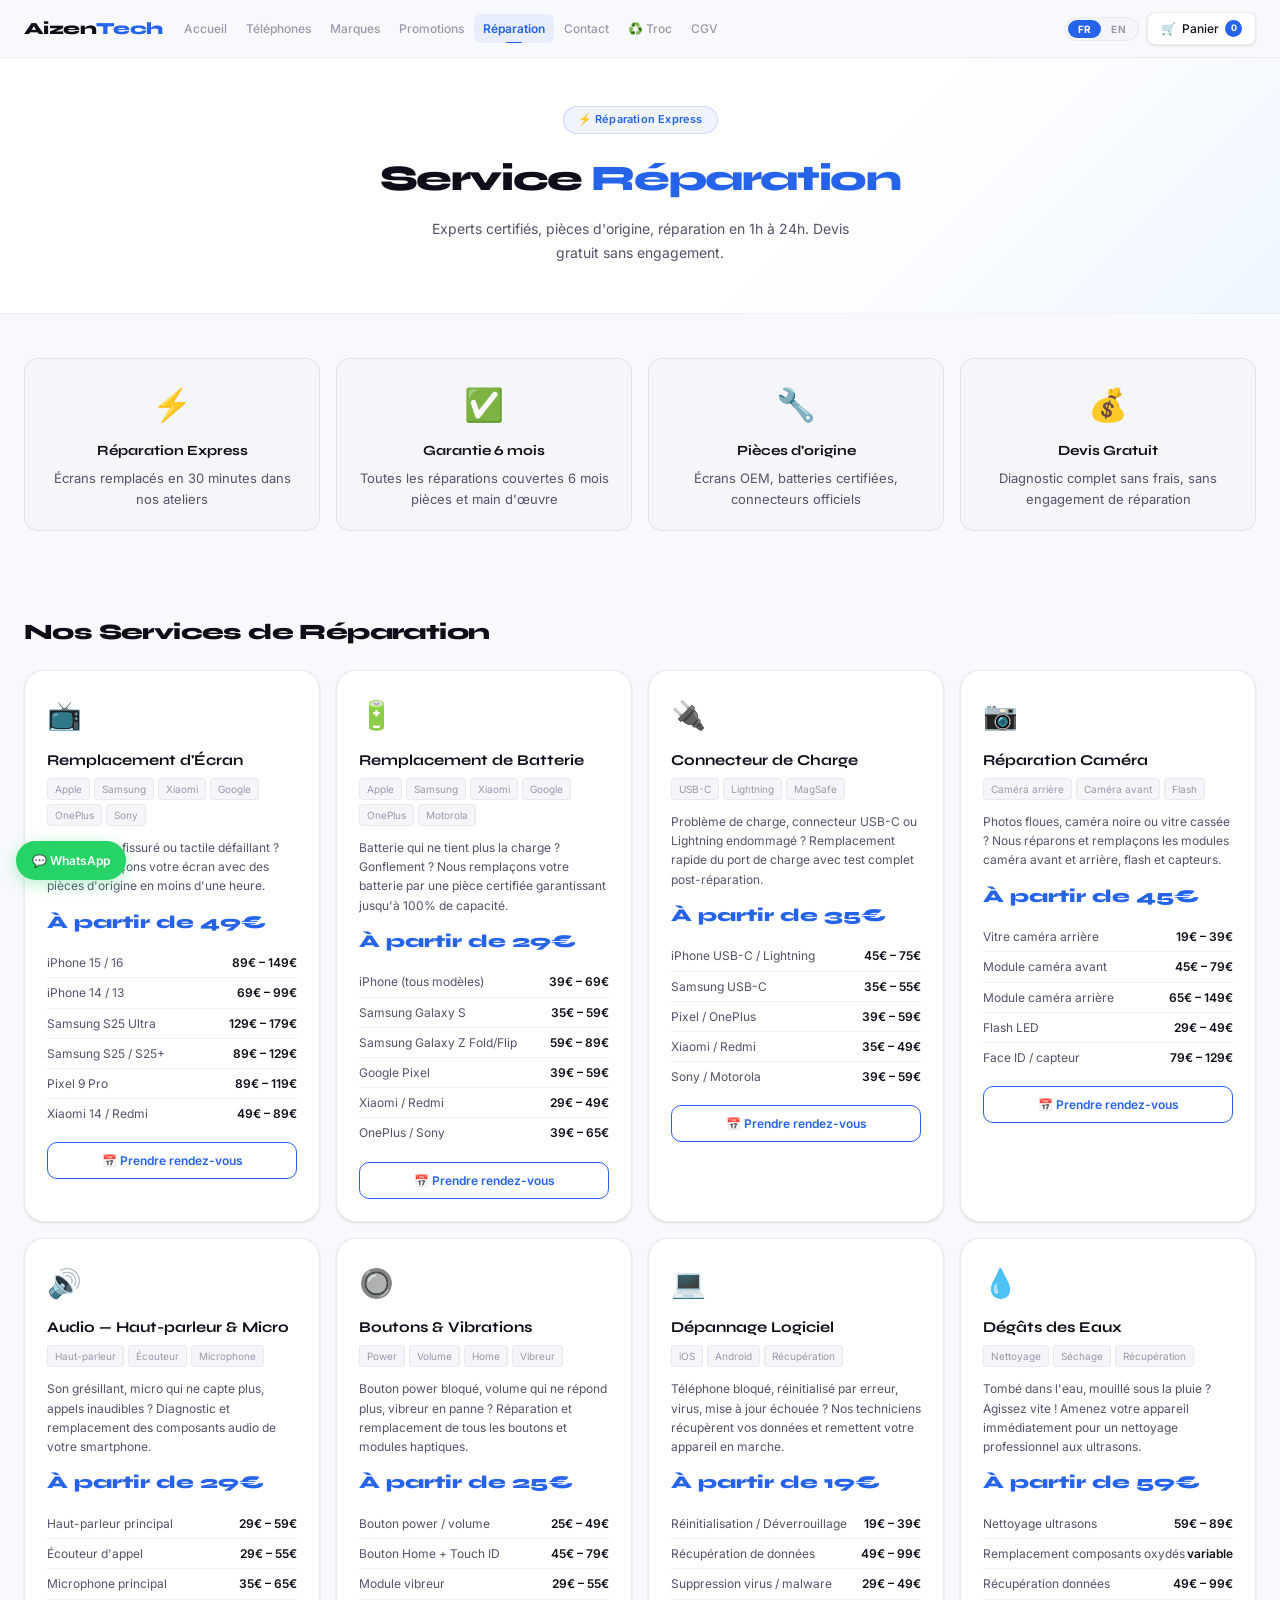
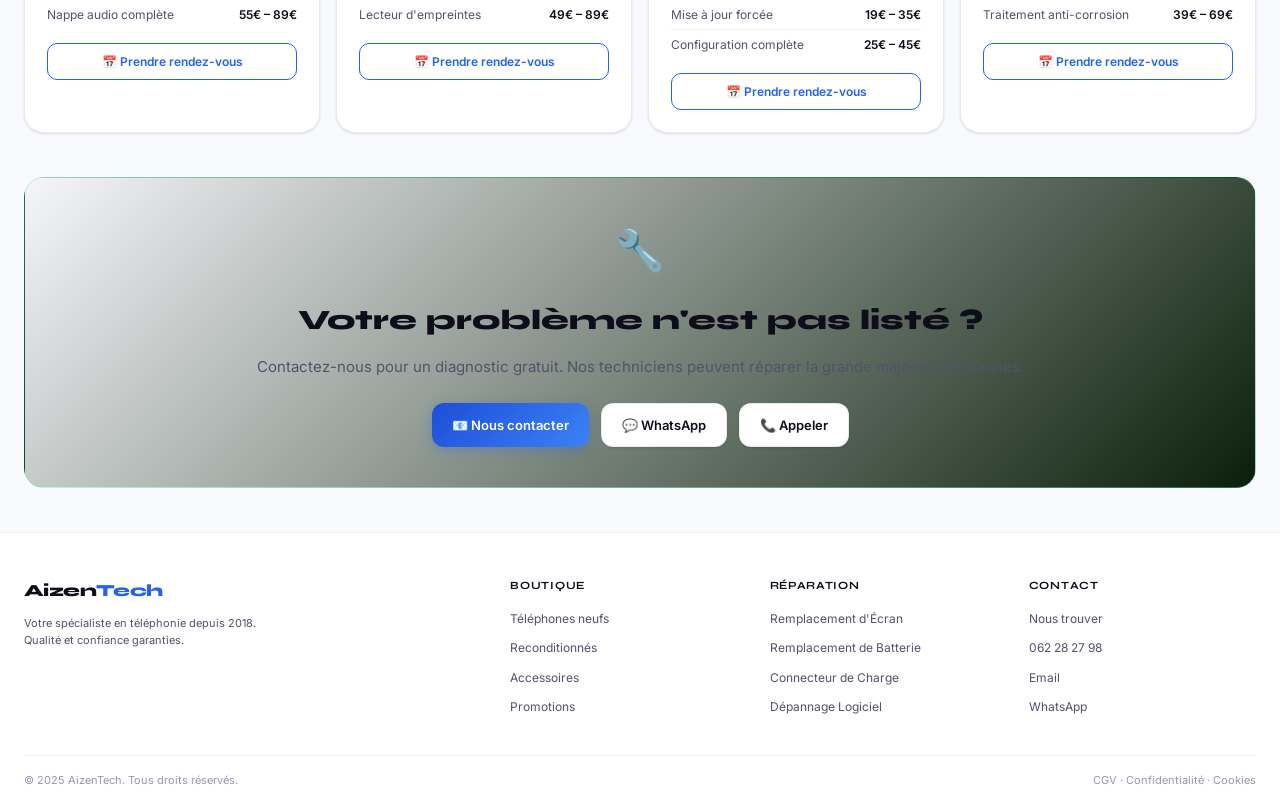
<file: reparation.html>
<!DOCTYPE html>
<html lang="fr">
<head>
  <meta charset="UTF-8">
  <meta name="viewport" content="width=device-width, initial-scale=1.0">
  <title>AizenTech — Service Réparation</title>
  <link rel="stylesheet" href="style.css">
</head>
<body>

<!-- NAV -->
<nav>
  <a href="index.html" class="logo">Aizen<span>Tech</span></a>
  <button class="nav-hamburger" id="navHamburger" onclick="toggleMobileNav()" aria-label="Menu">
    <span></span><span></span><span></span>
  </button>
  <div class="nav-links" id="navLinks">
    <a href="index.html">Accueil</a>
    <a href="index.html#products">Téléphones</a>
    <a href="index.html#brands">Marques</a>
    <a href="index.html#promo">Promotions</a>
    <a href="reparation.html">Réparation</a>
    <a href="contact.html">Contact</a>
    <a href="troc.html">♻️ Troc</a>
    <a href="cgv.html">CGV</a>
  </div>
  <div class="nav-right">
    <div class="lang-toggle">
      <button class="lang-btn active" onclick="setLang('fr')">FR</button>
      <button class="lang-btn" onclick="setLang('en')">EN</button>
    </div>
    <a href="panier.html" class="cart-btn">🛒 <span data-key="nav_cart">Panier</span><div class="cart-count" id="cartCount">0</div></a>
  </div>
</nav>

<!-- HEADER -->
<div class="page-header">
  <div class="hero-badge" style="display:inline-flex;margin-bottom:16px" data-key="rep_badge">⚡ Réparation Express</div>
  <h1 data-key="rep_title">Service <span>Réparation</span></h1>
  <p data-key="rep_subtitle">Experts certifiés, pièces d'origine, réparation en 1h à 24h. Devis gratuit sans engagement.</p>
</div>

<!-- POURQUOI NOUS -->
<div class="section" style="padding-bottom:0">
  <div style="display:grid;grid-template-columns:repeat(auto-fit,minmax(200px,1fr));gap:16px;margin-bottom:40px">
    <div style="background:var(--surface2);border:1px solid var(--border);border-radius:14px;padding:20px;text-align:center">
      <div style="font-size:32px;margin-bottom:10px">⚡</div>
      <div style="font-family:'Syne',sans-serif;font-weight:700;margin-bottom:6px" data-key="rep_feat1_title">Réparation Express</div>
      <div style="font-size:13px;color:var(--text2)" data-key="rep_feat1_desc">Écrans remplacés en 30 minutes dans nos ateliers</div>
    </div>
    <div style="background:var(--surface2);border:1px solid var(--border);border-radius:14px;padding:20px;text-align:center">
      <div style="font-size:32px;margin-bottom:10px">✅</div>
      <div style="font-family:'Syne',sans-serif;font-weight:700;margin-bottom:6px" data-key="rep_feat2_title">Garantie 6 mois</div>
      <div style="font-size:13px;color:var(--text2)" data-key="rep_feat2_desc">Toutes les réparations couvertes 6 mois pièces et main d'œuvre</div>
    </div>
    <div style="background:var(--surface2);border:1px solid var(--border);border-radius:14px;padding:20px;text-align:center">
      <div style="font-size:32px;margin-bottom:10px">🔧</div>
      <div style="font-family:'Syne',sans-serif;font-weight:700;margin-bottom:6px" data-key="rep_feat3_title">Pièces d'origine</div>
      <div style="font-size:13px;color:var(--text2)" data-key="rep_feat3_desc">Écrans OEM, batteries certifiées, connecteurs officiels</div>
    </div>
    <div style="background:var(--surface2);border:1px solid var(--border);border-radius:14px;padding:20px;text-align:center">
      <div style="font-size:32px;margin-bottom:10px">💰</div>
      <div style="font-family:'Syne',sans-serif;font-weight:700;margin-bottom:6px" data-key="rep_feat4_title">Devis Gratuit</div>
      <div style="font-size:13px;color:var(--text2)" data-key="rep_feat4_desc">Diagnostic complet sans frais, sans engagement de réparation</div>
    </div>
  </div>
</div>

<!-- SERVICES DE RÉPARATION -->
<div class="section">
  <div class="section-header">
    <h2 class="section-title" data-key="rep_section_title">Nos Services de Réparation</h2>
  </div>

  <div class="repair-grid">

    <!-- ÉCRAN -->
    <div class="repair-card">
      <div class="repair-icon">📺</div>
      <div class="repair-title" data-key="rep_screen_title">Remplacement d'Écran</div>
      <div class="repair-brands">
        <span class="repair-brand-tag">Apple</span>
        <span class="repair-brand-tag">Samsung</span>
        <span class="repair-brand-tag">Xiaomi</span>
        <span class="repair-brand-tag">Google</span>
        <span class="repair-brand-tag">OnePlus</span>
        <span class="repair-brand-tag">Sony</span>
      </div>
      <div class="repair-desc" data-key="rep_screen_desc">Écran cassé, fissuré ou tactile défaillant ? Nous remplaçons votre écran avec des pièces d'origine en moins d'une heure.</div>
      <div class="repair-price" data-key="rep_screen_price">À partir de 49€</div>
      <ul class="repair-items">
        <li>iPhone 15 / 16 <span>89€ – 149€</span></li>
        <li>iPhone 14 / 13 <span>69€ – 99€</span></li>
        <li>Samsung S25 Ultra <span>129€ – 179€</span></li>
        <li>Samsung S25 / S25+ <span>89€ – 129€</span></li>
        <li>Pixel 9 Pro <span>89€ – 119€</span></li>
        <li>Xiaomi 14 / Redmi <span>49€ – 89€</span></li>
      </ul>
      <button class="repair-book-btn" onclick="bookRepair('Écran')" data-key="rep_book_btn">📅 Prendre rendez-vous</button>
    </div>

    <!-- BATTERIE -->
    <div class="repair-card">
      <div class="repair-icon">🔋</div>
      <div class="repair-title" data-key="rep_bat_title">Remplacement de Batterie</div>
      <div class="repair-brands">
        <span class="repair-brand-tag">Apple</span>
        <span class="repair-brand-tag">Samsung</span>
        <span class="repair-brand-tag">Xiaomi</span>
        <span class="repair-brand-tag">Google</span>
        <span class="repair-brand-tag">OnePlus</span>
        <span class="repair-brand-tag">Motorola</span>
      </div>
      <div class="repair-desc" data-key="rep_bat_desc">Batterie qui ne tient plus la charge ? Gonflement ? Nous remplaçons votre batterie par une pièce certifiée garantissant jusqu'à 100% de capacité.</div>
      <div class="repair-price" data-key="rep_bat_price">À partir de 29€</div>
      <ul class="repair-items">
        <li>iPhone (tous modèles) <span>39€ – 69€</span></li>
        <li>Samsung Galaxy S <span>35€ – 59€</span></li>
        <li>Samsung Galaxy Z Fold/Flip <span>59€ – 89€</span></li>
        <li>Google Pixel <span>39€ – 59€</span></li>
        <li>Xiaomi / Redmi <span>29€ – 49€</span></li>
        <li>OnePlus / Sony <span>39€ – 65€</span></li>
      </ul>
      <button class="repair-book-btn" onclick="bookRepair('Batterie')" data-key="rep_book_btn">📅 Prendre rendez-vous</button>
    </div>

    <!-- CONNECTEUR -->
    <div class="repair-card">
      <div class="repair-icon">🔌</div>
      <div class="repair-title" data-key="rep_plug_title">Connecteur de Charge</div>
      <div class="repair-brands">
        <span class="repair-brand-tag">USB-C</span>
        <span class="repair-brand-tag">Lightning</span>
        <span class="repair-brand-tag">MagSafe</span>
      </div>
      <div class="repair-desc" data-key="rep_plug_desc">Problème de charge, connecteur USB-C ou Lightning endommagé ? Remplacement rapide du port de charge avec test complet post-réparation.</div>
      <div class="repair-price" data-key="rep_plug_price">À partir de 35€</div>
      <ul class="repair-items">
        <li>iPhone USB-C / Lightning <span>45€ – 75€</span></li>
        <li>Samsung USB-C <span>35€ – 55€</span></li>
        <li>Pixel / OnePlus <span>39€ – 59€</span></li>
        <li>Xiaomi / Redmi <span>35€ – 49€</span></li>
        <li>Sony / Motorola <span>39€ – 59€</span></li>
      </ul>
      <button class="repair-book-btn" onclick="bookRepair('Connecteur')" data-key="rep_book_btn">📅 Prendre rendez-vous</button>
    </div>

    <!-- CAMÉRA -->
    <div class="repair-card">
      <div class="repair-icon">📷</div>
      <div class="repair-title" data-key="rep_cam_title">Réparation Caméra</div>
      <div class="repair-brands">
        <span class="repair-brand-tag">Caméra arrière</span>
        <span class="repair-brand-tag">Caméra avant</span>
        <span class="repair-brand-tag">Flash</span>
      </div>
      <div class="repair-desc" data-key="rep_cam_desc">Photos floues, caméra noire ou vitre cassée ? Nous réparons et remplaçons les modules caméra avant et arrière, flash et capteurs.</div>
      <div class="repair-price" data-key="rep_cam_price">À partir de 45€</div>
      <ul class="repair-items">
        <li>Vitre caméra arrière <span>19€ – 39€</span></li>
        <li>Module caméra avant <span>45€ – 79€</span></li>
        <li>Module caméra arrière <span>65€ – 149€</span></li>
        <li>Flash LED <span>29€ – 49€</span></li>
        <li>Face ID / capteur <span>79€ – 129€</span></li>
      </ul>
      <button class="repair-book-btn" onclick="bookRepair('Caméra')" data-key="rep_book_btn">📅 Prendre rendez-vous</button>
    </div>

    <!-- HAUT-PARLEUR / MICRO -->
    <div class="repair-card">
      <div class="repair-icon">🔊</div>
      <div class="repair-title" data-key="rep_audio_title">Audio — Haut-parleur &amp; Micro</div>
      <div class="repair-brands">
        <span class="repair-brand-tag">Haut-parleur</span>
        <span class="repair-brand-tag">Écouteur</span>
        <span class="repair-brand-tag">Microphone</span>
      </div>
      <div class="repair-desc" data-key="rep_audio_desc">Son grésillant, micro qui ne capte plus, appels inaudibles ? Diagnostic et remplacement des composants audio de votre smartphone.</div>
      <div class="repair-price" data-key="rep_audio_price">À partir de 29€</div>
      <ul class="repair-items">
        <li>Haut-parleur principal <span>29€ – 59€</span></li>
        <li>Écouteur d'appel <span>29€ – 55€</span></li>
        <li>Microphone principal <span>35€ – 65€</span></li>
        <li>Nappe audio complète <span>55€ – 89€</span></li>
      </ul>
      <button class="repair-book-btn" onclick="bookRepair('Audio')" data-key="rep_book_btn">📅 Prendre rendez-vous</button>
    </div>

    <!-- BOUTONS -->
    <div class="repair-card">
      <div class="repair-icon">🔘</div>
      <div class="repair-title" data-key="rep_btn_title">Boutons &amp; Vibrations</div>
      <div class="repair-brands">
        <span class="repair-brand-tag">Power</span>
        <span class="repair-brand-tag">Volume</span>
        <span class="repair-brand-tag">Home</span>
        <span class="repair-brand-tag">Vibreur</span>
      </div>
      <div class="repair-desc" data-key="rep_btn_desc">Bouton power bloqué, volume qui ne répond plus, vibreur en panne ? Réparation et remplacement de tous les boutons et modules haptiques.</div>
      <div class="repair-price" data-key="rep_btn_price">À partir de 25€</div>
      <ul class="repair-items">
        <li>Bouton power / volume <span>25€ – 49€</span></li>
        <li>Bouton Home + Touch ID <span>45€ – 79€</span></li>
        <li>Module vibreur <span>29€ – 55€</span></li>
        <li>Lecteur d'empreintes <span>49€ – 89€</span></li>
      </ul>
      <button class="repair-book-btn" onclick="bookRepair('Boutons')" data-key="rep_book_btn">📅 Prendre rendez-vous</button>
    </div>

    <!-- LOGICIEL -->
    <div class="repair-card">
      <div class="repair-icon">💻</div>
      <div class="repair-title" data-key="rep_soft_title">Dépannage Logiciel</div>
      <div class="repair-brands">
        <span class="repair-brand-tag">iOS</span>
        <span class="repair-brand-tag">Android</span>
        <span class="repair-brand-tag">Récupération</span>
      </div>
      <div class="repair-desc" data-key="rep_soft_desc">Téléphone bloqué, réinitialisé par erreur, virus, mise à jour échouée ? Nos techniciens récupèrent vos données et remettent votre appareil en marche.</div>
      <div class="repair-price" data-key="rep_soft_price">À partir de 19€</div>
      <ul class="repair-items">
        <li>Réinitialisation / Déverrouillage <span>19€ – 39€</span></li>
        <li>Récupération de données <span>49€ – 99€</span></li>
        <li>Suppression virus / malware <span>29€ – 49€</span></li>
        <li>Mise à jour forcée <span>19€ – 35€</span></li>
        <li>Configuration complète <span>25€ – 45€</span></li>
      </ul>
      <button class="repair-book-btn" onclick="bookRepair('Logiciel')" data-key="rep_book_btn">📅 Prendre rendez-vous</button>
    </div>

    <!-- EAU -->
    <div class="repair-card">
      <div class="repair-icon">💧</div>
      <div class="repair-title" data-key="rep_water_title">Dégâts des Eaux</div>
      <div class="repair-brands">
        <span class="repair-brand-tag">Nettoyage</span>
        <span class="repair-brand-tag">Séchage</span>
        <span class="repair-brand-tag">Récupération</span>
      </div>
      <div class="repair-desc" data-key="rep_water_desc">Tombé dans l'eau, mouillé sous la pluie ? Agissez vite ! Amenez votre appareil immédiatement pour un nettoyage professionnel aux ultrasons.</div>
      <div class="repair-price" data-key="rep_water_price">À partir de 59€</div>
      <ul class="repair-items">
        <li>Nettoyage ultrasons <span>59€ – 89€</span></li>
        <li>Remplacement composants oxydés <span>variable</span></li>
        <li>Récupération données <span>49€ – 99€</span></li>
        <li>Traitement anti-corrosion <span>39€ – 69€</span></li>
      </ul>
      <button class="repair-book-btn" onclick="bookRepair('Dégats des eaux')" data-key="rep_book_btn">📅 Prendre rendez-vous</button>
    </div>

  </div>
</div>

<!-- CTA CONTACT -->
<div class="section" style="padding-top:0">
  <div style="background:linear-gradient(135deg,var(--surface2) 0%,#0A1F0A 100%);border:1px solid rgba(0,230,118,0.2);border-radius:20px;padding:40px;text-align:center">
    <div style="font-size:40px;margin-bottom:16px">🔧</div>
    <h2 style="font-family:'Syne',sans-serif;font-size:28px;font-weight:800;margin-bottom:12px" data-key="rep_cta_title">Votre problème n'est pas listé ?</h2>
    <p style="color:var(--text2);margin-bottom:24px;font-size:15px" data-key="rep_cta_desc">Contactez-nous pour un diagnostic gratuit. Nos techniciens peuvent réparer la grande majorité des pannes.</p>
    <div style="display:flex;gap:12px;justify-content:center;flex-wrap:wrap">
      <a href="contact.html" class="btn-primary" data-key="rep_cta_contact">📧 Nous contacter</a>
      <a href="https://wa.me/241062282798" class="btn-secondary" target="_blank">💬 WhatsApp</a>
      <a href="tel:+241062282798" class="btn-secondary">📞 Appeler</a>
    </div>
  </div>
</div>

<!-- FOOTER -->
<footer>
  <div class="footer-inner">
    <div class="footer-brand">
      <a href="index.html" class="logo">Aizen<span>Tech</span></a>
      <p data-key="footer_about">Votre spécialiste en téléphonie depuis 2018. Qualité et confiance garanties.</p>
    </div>
    <div class="footer-col">
      <h4 data-key="footer_col1">Boutique</h4>
      <ul>
        <li><a href="index.html#products" data-key="footer_c1_l1">Téléphones neufs</a></li>
        <li><a href="index.html#products" data-key="footer_c1_l2">Reconditionnés</a></li>
        <li><a href="index.html#products" data-key="footer_c1_l3">Accessoires</a></li>
        <li><a href="index.html#promo" data-key="footer_c1_l4">Promotions</a></li>
      </ul>
    </div>
    <div class="footer-col">
      <h4>Réparation</h4>
      <ul>
        <li><a href="reparation.html" data-key="rep_screen_title">Écran</a></li>
        <li><a href="reparation.html" data-key="rep_bat_title">Batterie</a></li>
        <li><a href="reparation.html" data-key="rep_plug_title">Connecteur</a></li>
        <li><a href="reparation.html" data-key="rep_soft_title">Logiciel</a></li>
      </ul>
    </div>
    <div class="footer-col">
      <h4>Contact</h4>
      <ul>
        <li><a href="contact.html">Nous trouver</a></li>
        <li><a href="tel:+241062282798">062 28 27 98</a></li>
        <li><a href="mailto:diderokamegne1@gmail.com">Email</a></li>
        <li><a href="https://wa.me/241062282798">WhatsApp</a></li>
      </ul>
    </div>
  </div>
  <div class="footer-bottom">
    <span data-key="footer_copy">© 2025 AizenTech. Tous droits réservés.</span>
    <span data-key="footer_legal">CGV · Confidentialité · Cookies</span>
  </div>
</footer>

<div class="toast" id="toast"><div class="toast-dot"></div><span id="toastMsg"></span></div>
<a href="https://wa.me/241062282798" class="whatsapp-float" target="_blank">💬 WhatsApp</a>

<script src="i18n.js"></script>
<script src="products.js"></script>
<script src="script.js"></script>
<script>
function bookRepair(service) {
  window.location.href = 'contact.html?service=' + encodeURIComponent(service);
}
</script>
</body>
</html>
</file>
<file: style.css>
@import url('https://fonts.googleapis.com/css2?family=Syne:wght@400;600;700;800&family=Inter:wght@300;400;500;600;700&display=swap');

/* ============================================================
   AIZENTECH — DESIGN SYSTEM 2026 — PREMIUM
   ============================================================ */
*,*::before,*::after{margin:0;padding:0;box-sizing:border-box}
:root{
  --bg:#F8F9FC;--bg2:#F0F1F5;--surface:#FFFFFF;--surface2:#F5F6FA;--surface3:#ECEEF5;
  --border:rgba(0,0,0,0.08);--border2:rgba(0,0,0,0.05);
  --text:#0D0E1A;--text2:#52536B;--text3:#9899AE;
  --accent:#2563EB;--accent-pale:rgba(37,99,235,0.07);--accent-mid:rgba(37,99,235,0.18);
  --accent-dark:#1D4ED8;--accent2:#059669;
  --green:#16A34A;--gold:#B45309;--red:#DC2626;
  --grad:linear-gradient(135deg,#1D4ED8 0%,#3B82F6 100%);
  --shadow-sm:0 1px 3px rgba(0,0,0,0.07),0 1px 2px rgba(0,0,0,0.05);
  --shadow-md:0 4px 16px rgba(0,0,0,0.09),0 2px 6px rgba(0,0,0,0.05);
  --shadow-lg:0 16px 48px rgba(0,0,0,0.12),0 4px 12px rgba(0,0,0,0.07);
  --font:'Inter',-apple-system,sans-serif;
  --font-d:'Syne',-apple-system,sans-serif;
  --max-w:1280px;--nav-h:58px;
  --r-sm:8px;--r-md:12px;--r-lg:16px;--r-xl:20px;--r-2xl:24px;
}
html{scroll-behavior:smooth}
body{font-family:var(--font);background:var(--bg);color:var(--text);min-height:100vh;overflow-x:hidden;-webkit-font-smoothing:antialiased;font-size:14px;line-height:1.6}

/* ══════════════════════════════════ NAV */
nav{position:sticky;top:0;z-index:300;height:var(--nav-h);background:rgba(248,249,252,0.95);backdrop-filter:blur(24px);-webkit-backdrop-filter:blur(24px);border-bottom:1px solid var(--border2);display:flex;align-items:center;padding:0 24px;gap:12px}
.logo{font-family:var(--font-d);font-size:17px;font-weight:800;letter-spacing:-.6px;text-decoration:none;color:var(--text);flex-shrink:0}
.logo span{color:var(--accent)}
.nav-links{display:flex;align-items:center;gap:1px;flex:1;min-width:0;overflow:hidden}
.nav-links a{font-size:12px;font-weight:500;color:var(--text3);text-decoration:none;padding:5px 9px;border-radius:7px;transition:color .15s,background .15s;white-space:nowrap;position:relative}
.nav-links a:hover{color:var(--text);background:var(--surface3)}
.nav-links a.active{color:var(--accent)!important;background:var(--accent-pale);font-weight:600}
.nav-links a.active::after{content:'';position:absolute;bottom:-1px;left:50%;transform:translateX(-50%);width:16px;height:2px;background:var(--accent);border-radius:2px}
.nav-right{display:flex;align-items:center;gap:8px;margin-left:auto;flex-shrink:0}
.lang-toggle{display:flex;background:var(--surface2);border-radius:20px;padding:2px;border:1px solid var(--border2)}
.lang-btn{padding:3px 10px;border-radius:14px;font-size:10px;font-weight:700;cursor:pointer;border:none;background:none;color:var(--text3);transition:all .2s;font-family:inherit;letter-spacing:.3px}
.lang-btn.active{background:var(--accent);color:white}
.cart-btn{cursor:pointer;background:var(--surface);border:1px solid var(--border);border-radius:var(--r-sm);padding:6px 13px;font-size:12px;display:flex;align-items:center;gap:6px;transition:all .2s;color:var(--text);text-decoration:none;font-family:inherit;font-weight:500;box-shadow:var(--shadow-sm)}
.cart-btn:hover{border-color:var(--accent);background:var(--accent-pale);color:var(--accent)}
.cart-count{background:var(--accent);color:white;border-radius:50%;width:17px;height:17px;font-size:9px;font-weight:700;display:flex;align-items:center;justify-content:center}

/* HAMBURGER */
.nav-hamburger{display:none;flex-direction:column;gap:5px;background:none;border:none;cursor:pointer;padding:7px;z-index:310;flex-shrink:0;border-radius:8px;transition:background .15s}
.nav-hamburger:hover{background:var(--surface3)}
.nav-hamburger span{display:block;width:20px;height:2px;background:var(--text);border-radius:2px;transition:all .3s ease}
.nav-hamburger.open span:nth-child(1){transform:rotate(45deg) translate(5px,5px)}
.nav-hamburger.open span:nth-child(2){opacity:0;transform:scaleX(0)}
.nav-hamburger.open span:nth-child(3){transform:rotate(-45deg) translate(5px,-5px)}

/* ══════════════════════════════════ FLASH BANNER */
.flash-banner{background:linear-gradient(135deg,#EFF6FF 0%,#F0F9FF 100%);border-bottom:1px solid rgba(37,99,235,0.12);padding:10px 24px}
.flash-banner-inner{max-width:var(--max-w);margin:0 auto;display:flex;align-items:center;justify-content:space-between;gap:14px;flex-wrap:wrap}
.flash-left{display:flex;align-items:center;gap:12px;flex-wrap:wrap}
.flash-badge{background:var(--accent);color:white;border-radius:5px;padding:3px 9px;font-size:9px;font-weight:800;letter-spacing:.8px;white-space:nowrap;text-transform:uppercase}
.flash-text h2{font-size:13px;font-weight:700;margin-bottom:1px;font-family:var(--font-d);color:var(--text)}
.flash-text h2 span{color:var(--accent)}
.flash-text p{font-size:11px;color:var(--text2)}
.flash-right{display:flex;align-items:center;gap:12px;flex-wrap:wrap}
.flash-countdown{display:flex;align-items:center;gap:5px}
.flash-count-block{text-align:center}
.flash-count-num{display:block;font-family:var(--font-d);font-size:18px;font-weight:800;color:var(--accent);background:white;border:1px solid rgba(37,99,235,0.18);border-radius:6px;padding:3px 8px;min-width:38px;text-align:center;box-shadow:var(--shadow-sm)}
.flash-count-label{font-size:9px;color:var(--text3);font-weight:600;text-transform:uppercase;letter-spacing:.5px;margin-top:2px;display:block}
.flash-sep{font-family:var(--font-d);font-weight:800;color:var(--accent);font-size:17px;padding:0 1px}
.flash-cta{padding:7px 14px;font-size:12px;white-space:nowrap}

/* ══════════════════════════════════ HERO */
.hero{max-width:var(--max-w);margin:0 auto;padding:52px 24px 44px;display:grid;grid-template-columns:1fr 1fr;align-items:center;gap:40px}
.hero-content{max-width:540px}
.hero-badge{display:inline-flex;align-items:center;gap:6px;background:var(--accent-pale);border:1px solid var(--accent-mid);color:var(--accent);border-radius:20px;padding:4px 14px;font-size:11px;font-weight:600;margin-bottom:18px;letter-spacing:.2px}
.hero h1{font-family:var(--font-d);font-size:40px;font-weight:800;letter-spacing:-1.6px;color:var(--text);line-height:1.05;margin-bottom:14px}
.hero h1 em{font-style:normal;color:var(--accent);display:block;font-size:46px}
.hero-intro{font-size:13px;color:var(--text2);line-height:1.75;margin-bottom:10px}
.hero-services-list{list-style:none;margin-bottom:20px;display:flex;flex-direction:column;gap:5px}
.hero-services-list li a{font-size:13px;color:var(--text2);text-decoration:none;padding:3px 0;transition:color .15s;display:flex;align-items:center;gap:7px}
.hero-services-list li a:hover{color:var(--accent)}
.hero-actions{display:flex;gap:10px;flex-wrap:wrap}

/* ── Hero Visual — 3 images animées */
.hero-visual{display:flex;align-items:flex-end;justify-content:center;gap:10px;position:relative}
.hero-phone-img{position:relative;border-radius:18px;overflow:hidden;background:linear-gradient(145deg,var(--surface2),var(--surface3));border:1px solid var(--border);flex-shrink:0;text-decoration:none;
  box-shadow:var(--shadow-md);
  transition:transform .4s cubic-bezier(0.34,1.56,0.64,1), box-shadow .4s ease}
.hero-phone-img img{display:block;width:160px;height:320px;object-fit:cover}
.hero-phone-img.large img{width:190px;height:380px}
/* Float animations */
.hero-phone-img:nth-child(1){animation:floatA 6s ease-in-out infinite}
.hero-phone-img:nth-child(2){animation:floatB 5.5s ease-in-out infinite .5s}
.hero-phone-img:nth-child(3){animation:floatC 6.5s ease-in-out infinite 1s}
@keyframes floatA{0%,100%{transform:translateY(0) rotate(-2deg)}50%{transform:translateY(-12px) rotate(-2deg)}}
@keyframes floatB{0%,100%{transform:translateY(0) rotate(0deg)}50%{transform:translateY(-18px) rotate(0deg)}}
@keyframes floatC{0%,100%{transform:translateY(0) rotate(2deg)}50%{transform:translateY(-10px) rotate(2deg)}}
.hero-phone-img:hover{animation-play-state:paused;transform:translateY(-20px) scale(1.04) rotate(0deg)!important;box-shadow:0 28px 56px rgba(37,99,235,0.22),0 8px 16px rgba(0,0,0,0.1)!important;z-index:10}
.phone-price-tag{position:absolute;bottom:8px;left:50%;transform:translateX(-50%);background:rgba(0,0,0,0.78);backdrop-filter:blur(8px);color:white;border-radius:6px;padding:3px 8px;font-size:11px;font-weight:700;white-space:nowrap}
.phone-hover-label{position:absolute;top:8px;left:50%;transform:translateX(-50%);background:var(--accent);color:white;border-radius:5px;padding:2px 8px;font-size:10px;font-weight:700;white-space:nowrap;opacity:0;transition:opacity .2s;pointer-events:none}
.hero-phone-img:hover .phone-hover-label{opacity:1}

/* ══════════════════════════════════ BUTTONS */
.btn-primary{display:inline-flex;align-items:center;gap:7px;background:var(--grad);color:white;border-radius:var(--r-md);padding:11px 20px;font-size:13px;font-weight:600;text-decoration:none;font-family:inherit;cursor:pointer;border:none;transition:all .2s;box-shadow:0 3px 12px rgba(37,99,235,0.30)}
.btn-primary:hover{transform:translateY(-1px);box-shadow:0 8px 24px rgba(37,99,235,0.38)}
.btn-secondary{display:inline-flex;align-items:center;gap:7px;background:white;color:var(--text);border:1px solid var(--border);border-radius:var(--r-md);padding:11px 20px;font-size:13px;font-weight:600;text-decoration:none;font-family:inherit;cursor:pointer;transition:all .2s;box-shadow:var(--shadow-sm)}
.btn-secondary:hover{border-color:var(--accent);color:var(--accent);background:var(--accent-pale)}

/* ══════════════════════════════════ STATS */
.stats{background:white;border-top:1px solid var(--border2);border-bottom:1px solid var(--border2);box-shadow:var(--shadow-sm)}
.stats-inner{max-width:var(--max-w);margin:0 auto;display:flex;align-items:center;justify-content:space-around;padding:22px 24px;gap:14px;flex-wrap:wrap}
.stat{text-align:center}
.stat-num{font-family:var(--font-d);font-size:26px;font-weight:800;color:var(--accent);letter-spacing:-.8px}
.stat-label{font-size:10px;color:var(--text3);font-weight:600;text-transform:uppercase;letter-spacing:.5px;margin-top:2px}

/* ══════════════════════════════════ BRANDS */
.brands-strip{background:var(--surface2);border-bottom:1px solid var(--border2);padding:11px 0}
.brands-inner{max-width:var(--max-w);margin:0 auto;display:flex;align-items:center;gap:0;padding:0 24px;overflow-x:auto;scrollbar-width:none;-webkit-overflow-scrolling:touch}
.brands-inner::-webkit-scrollbar{display:none}
.brand-name{font-family:var(--font-d);font-size:12px;font-weight:700;color:var(--text3);cursor:pointer;padding:5px 13px;border-radius:7px;transition:all .2s;white-space:nowrap;flex-shrink:0}
.brand-name:hover{color:var(--accent);background:var(--accent-pale)}

/* ══════════════════════════════════ SECTION */
.section{max-width:var(--max-w);margin:0 auto;padding:44px 24px}
.section-header{display:flex;align-items:center;justify-content:space-between;margin-bottom:20px}
.section-title{font-family:var(--font-d);font-size:22px;font-weight:800;letter-spacing:-.6px}
.section-link{font-size:12px;color:var(--accent);text-decoration:none;font-weight:600}

/* ══════════════════════════════════ FILTER TABS */
.filter-tabs{display:flex;gap:5px;flex-wrap:wrap;margin-bottom:20px;overflow-x:auto;scrollbar-width:none;padding-bottom:2px}
.filter-tabs::-webkit-scrollbar{display:none}
.filter-tab{padding:5px 14px;border-radius:20px;font-size:11px;font-weight:600;cursor:pointer;border:1px solid var(--border);background:white;color:var(--text2);font-family:inherit;transition:all .18s;white-space:nowrap;flex-shrink:0;box-shadow:var(--shadow-sm)}
.filter-tab:hover{border-color:var(--accent);color:var(--accent)}
.filter-tab.active{background:var(--accent);color:white;border-color:var(--accent);box-shadow:0 3px 10px rgba(37,99,235,0.25)}

/* ══════════════════════════════════ PRODUCT GRID */
.product-grid{display:grid;grid-template-columns:repeat(auto-fill,minmax(210px,1fr));gap:18px}
.product-card{background:white;border:1px solid var(--border);border-radius:var(--r-xl);overflow:hidden;cursor:pointer;transition:all .28s cubic-bezier(0.34,1.2,0.64,1);display:flex;flex-direction:column;box-shadow:var(--shadow-sm)}
.product-card:hover{border-color:rgba(37,99,235,0.30);transform:translateY(-6px);box-shadow:0 20px 52px rgba(37,99,235,0.13),0 4px 16px rgba(0,0,0,0.07)}
.card-img{position:relative;background:linear-gradient(160deg,#f0f2f8 0%,#e8eaf3 60%,#f4f5fb 100%);height:220px;overflow:hidden;display:flex;align-items:center;justify-content:center}
.card-img img{width:100%;height:100%;object-fit:cover;object-position:center top;transition:transform .45s ease}
.card-img img[src*="placeholder"],
.card-img img:not([src]){object-fit:contain;padding:16px}
.product-card:hover .card-img img{transform:scale(1.08)}
.card-badge{position:absolute;top:10px;left:10px;border-radius:6px;padding:3px 9px;font-size:9px;font-weight:800;letter-spacing:.7px;text-transform:uppercase;z-index:2;box-shadow:0 2px 8px rgba(0,0,0,0.15)}
.card-badge.new{background:var(--accent);color:white}
.card-badge.sale{background:#DC2626;color:white}
.card-wish{position:absolute;top:10px;right:10px;background:rgba(255,255,255,0.92);backdrop-filter:blur(10px);border:none;border-radius:50%;width:32px;height:32px;font-size:15px;cursor:pointer;display:flex;align-items:center;justify-content:center;transition:all .22s;z-index:2;color:var(--text2);box-shadow:0 2px 10px rgba(0,0,0,0.12)}
.card-wish:hover{transform:scale(1.18);color:#DC2626;background:white}
.card-options{padding:10px 13px 0}
.option-label{font-size:9.5px;color:var(--text3);font-weight:700;text-transform:uppercase;letter-spacing:.5px;margin-bottom:5px}
.color-dots{display:flex;gap:5px;flex-wrap:wrap}
.color-dot{width:16px;height:16px;border-radius:50%;border:2px solid transparent;cursor:pointer;transition:all .15s;outline:2px solid transparent;outline-offset:2px}
.color-dot:hover{outline-color:var(--text3)}
.color-dot.selected{outline-color:var(--accent);border-color:white;box-shadow:0 0 0 1px var(--accent)}
.memory-pills{display:flex;gap:4px;flex-wrap:wrap}
.memory-pill{padding:2px 8px;border-radius:5px;font-size:10px;font-weight:600;cursor:pointer;border:1px solid var(--border);background:var(--surface2);color:var(--text2);font-family:inherit;transition:all .15s}
.memory-pill.selected{background:var(--accent);color:white;border-color:var(--accent)}
.card-info{padding:12px 13px 8px;flex:1}
.card-brand{font-size:9px;color:var(--accent);font-weight:800;text-transform:uppercase;letter-spacing:.1em;margin-bottom:3px}
.card-name{font-family:var(--font-d);font-weight:700;font-size:13px;margin-bottom:6px;line-height:1.3;color:var(--text)}
.card-specs{display:flex;gap:4px;flex-wrap:wrap;margin-bottom:8px}
.spec-pill{background:var(--surface2);border:1px solid var(--border2);border-radius:5px;padding:2px 7px;font-size:9px;color:var(--text2);font-weight:500}
.card-footer{display:flex;align-items:center;justify-content:space-between;gap:4px}
.price{font-family:var(--font-d);font-size:17px;font-weight:800;color:var(--accent);letter-spacing:-.3px}
.price-old{font-size:10px;color:var(--text3);text-decoration:line-through;margin-left:3px}
.stars{font-size:9px;color:var(--gold)}
.rating-count{font-size:9px;color:var(--text3)}
.card-actions{display:flex;gap:6px;padding:0 12px 12px;margin-top:auto}
.card-action-add,.card-action-buy{flex:1;padding:9px 4px;border-radius:var(--r-sm);font-size:11px;font-weight:600;cursor:pointer;font-family:inherit;transition:all .18s;border:1px solid transparent}
.card-action-add{background:var(--surface2);border-color:var(--border);color:var(--text)}
.card-action-add:hover{border-color:var(--accent);color:var(--accent);background:var(--accent-pale)}
.card-action-buy{background:var(--grad);color:white;border:none;box-shadow:0 2px 8px rgba(37,99,235,0.22)}
.card-action-buy:hover{transform:translateY(-1px);box-shadow:0 6px 16px rgba(37,99,235,0.32)}

/* ══════════════════════════════════ MODAL */
.modal-overlay{position:fixed;inset:0;background:rgba(13,14,26,0.5);backdrop-filter:blur(10px);z-index:500;display:flex;align-items:center;justify-content:center;padding:16px;opacity:0;pointer-events:none;transition:opacity .25s}
.modal-overlay.open{opacity:1;pointer-events:all}
.modal{background:white;border-radius:24px;max-width:780px;width:100%;max-height:92vh;overflow-y:auto;display:grid;grid-template-columns:260px 1fr;box-shadow:0 40px 100px rgba(0,0,0,0.2);animation:modalPop .3s cubic-bezier(0.34,1.56,0.64,1)}
@keyframes modalPop{from{transform:scale(0.92);opacity:0}to{transform:scale(1);opacity:1}}
.modal-img{background:linear-gradient(145deg,var(--surface2),var(--surface3));border-radius:24px 0 0 24px;display:flex;align-items:center;justify-content:center;min-height:300px;padding:20px;flex-direction:column;gap:12px;position:relative}
.modal-img img{max-width:100%;max-height:230px;object-fit:contain;transition:opacity .2s}
.modal-body{padding:24px;position:relative;overflow-y:auto}
.modal-close{position:absolute;top:14px;right:14px;background:var(--surface2);border:1px solid var(--border);border-radius:50%;width:30px;height:30px;font-size:13px;cursor:pointer;display:flex;align-items:center;justify-content:center;transition:all .18s;color:var(--text2)}
.modal-close:hover{background:var(--surface3);color:var(--text)}
.modal-brand{font-size:10px;color:var(--accent);font-weight:800;text-transform:uppercase;letter-spacing:.1em;margin-bottom:4px}
.modal-name{font-family:var(--font-d);font-size:20px;font-weight:800;letter-spacing:-.5px;margin-bottom:8px}
.modal-price{font-family:var(--font-d);font-size:28px;font-weight:800;color:var(--accent);margin-bottom:4px}
.modal-price-note{font-size:11px;color:var(--text3);margin-bottom:14px}
.modal-section-title{font-size:10px;color:var(--text3);font-weight:700;text-transform:uppercase;letter-spacing:.7px;margin-bottom:8px;margin-top:14px}
.modal-colors{display:flex;gap:8px;flex-wrap:wrap}
.modal-color-dot{width:22px;height:22px;border-radius:50%;cursor:pointer;border:2px solid transparent;outline:2px solid transparent;outline-offset:2px;transition:all .15s}
.modal-color-dot:hover{outline-color:var(--text3)}
.modal-color-dot.selected{outline-color:var(--accent);border-color:white}
.modal-memory{display:flex;gap:6px;flex-wrap:wrap}
.modal-mem-btn{padding:6px 12px;border-radius:9px;font-size:11px;font-weight:600;cursor:pointer;border:1px solid var(--border);background:var(--surface2);color:var(--text);font-family:inherit;transition:all .15s;text-align:center}
.modal-mem-btn.selected{background:var(--accent);color:white;border-color:var(--accent)}
.modal-specs-list{display:grid;grid-template-columns:1fr 1fr;gap:6px;margin-bottom:18px}
.modal-spec-item{background:var(--surface2);border-radius:9px;padding:8px 10px}
.modal-spec-key{font-size:9px;color:var(--text3);font-weight:700;text-transform:uppercase;letter-spacing:.5px;margin-bottom:2px}
.modal-spec-val{font-size:12px;font-weight:600;color:var(--text)}
.modal-buttons{display:flex;gap:8px}
.modal-add-btn-split{flex:1;padding:11px;background:var(--surface2);border:1px solid var(--border);border-radius:10px;font-size:12px;font-weight:600;cursor:pointer;font-family:inherit;transition:all .2s}
.modal-add-btn-split:hover{border-color:var(--accent);color:var(--accent)}
.modal-buy-btn{flex:1;padding:11px;background:var(--grad);color:white;border:none;border-radius:10px;font-size:12px;font-weight:600;cursor:pointer;font-family:inherit;transition:all .2s}
.modal-buy-btn:hover{transform:translateY(-1px);box-shadow:0 6px 18px rgba(37,99,235,0.32)}
.modal-thumbs{display:flex;gap:6px;justify-content:center;flex-wrap:wrap}
.modal-thumb{width:44px;height:44px;border-radius:9px;object-fit:contain;border:2px solid var(--border);cursor:pointer;background:white;padding:3px;transition:border-color .15s;box-shadow:var(--shadow-sm)}
.modal-thumb.active,.modal-thumb:hover{border-color:var(--accent)}

/* ══════════════════════════════════ FEATURES */
.features{background:white;border-top:1px solid var(--border2);border-bottom:1px solid var(--border2)}
.features-inner{max-width:var(--max-w);margin:0 auto;display:grid;grid-template-columns:repeat(4,1fr);padding:26px 24px;gap:20px}
.feature-item{display:flex;align-items:flex-start;gap:12px}
.feature-icon{font-size:22px;flex-shrink:0}
.feature-title{font-weight:700;font-size:12px;margin-bottom:3px}
.feature-desc{font-size:11px;color:var(--text2);line-height:1.55}

/* ══════════════════════════════════ TOAST */
.toast{position:fixed;bottom:80px;right:18px;background:white;border:1px solid var(--border);border-left:3px solid var(--accent);border-radius:10px;padding:10px 16px;display:flex;align-items:center;gap:8px;font-size:12px;font-weight:500;box-shadow:var(--shadow-lg);z-index:999;opacity:0;transform:translateY(10px) scale(.96);pointer-events:none;transition:all .25s cubic-bezier(0.34,1.56,0.64,1);max-width:300px}
.toast.show{opacity:1;transform:translateY(0) scale(1)}
.toast-dot{width:6px;height:6px;border-radius:50%;background:var(--accent);flex-shrink:0}

/* ══════════════════════════════════ FOOTER */
footer{background:white;border-top:1px solid var(--border2);padding:44px 24px 20px}
.footer-inner{max-width:var(--max-w);margin:0 auto;display:grid;grid-template-columns:2fr 1fr 1fr 1fr;gap:32px;margin-bottom:30px}
.footer-brand p{font-size:11px;color:var(--text2);line-height:1.6;margin-top:10px;max-width:250px}
.footer-col h4{font-family:var(--font-d);font-size:11px;font-weight:700;text-transform:uppercase;letter-spacing:.7px;margin-bottom:12px;color:var(--text)}
.footer-col ul{list-style:none}
.footer-col ul li{margin-bottom:7px}
.footer-col ul li a{font-size:12px;color:var(--text2);text-decoration:none;transition:color .15s}
.footer-col ul li a:hover{color:var(--accent)}
.footer-bottom{border-top:1px solid var(--border2);padding-top:16px;max-width:var(--max-w);margin:0 auto;display:flex;align-items:center;justify-content:space-between;font-size:11px;color:var(--text3)}
.footer-legal-links a{color:var(--text3);text-decoration:none;margin:0 4px;transition:color .15s}
.footer-legal-links a:hover{color:var(--accent)}
.footer-notoriete{margin-top:12px}
.notoriete-title{font-size:10px;font-weight:700;color:var(--text2);margin-bottom:5px}
.notoriete-stars{font-size:12px;color:var(--gold);margin-bottom:6px}
.notoriete-stars strong{color:var(--text)}
.notoriete-stars span{font-size:10px;color:var(--text3)}
.notoriete-badges{display:flex;flex-wrap:wrap;gap:5px;margin-bottom:6px}
.notoriete-badge{background:var(--surface2);border:1px solid var(--border2);border-radius:5px;padding:2px 8px;font-size:10px;color:var(--text3);white-space:nowrap}
.notoriete-presse{font-size:10px;color:var(--text3)}

/* ══════════════════════════════════ PAGE HEADER */
.page-header{background:linear-gradient(135deg,white 60%,#EFF6FF 100%);border-bottom:1px solid var(--border2);padding:48px 24px;text-align:center}
.page-header h1{font-size:36px;font-weight:800;margin-bottom:10px;letter-spacing:-1.4px;font-family:var(--font-d);color:var(--text)}
.page-header h1 span{color:var(--accent)}
.page-header p{color:var(--text2);font-size:14px;max-width:460px;margin:0 auto;line-height:1.7}

/* ══════════════════════════════════ REPAIR PAGE */
.repair-grid{display:grid;grid-template-columns:repeat(auto-fill,minmax(255px,1fr));gap:16px}
.repair-card{background:white;border:1px solid var(--border);border-radius:var(--r-xl);padding:22px;transition:all .25s ease;box-shadow:var(--shadow-sm)}
.repair-card:hover{border-color:rgba(37,99,235,0.25);transform:translateY(-4px);box-shadow:var(--shadow-lg)}
.repair-icon{font-size:28px;margin-bottom:10px}
.repair-title{font-size:15px;font-weight:700;margin-bottom:6px;font-family:var(--font-d);color:var(--text)}
.repair-desc{font-size:12px;color:var(--text2);line-height:1.6;margin-bottom:12px}
.repair-price{font-size:18px;font-weight:800;color:var(--accent);margin-bottom:12px;font-family:var(--font-d)}
.repair-items{list-style:none;margin-bottom:14px}
.repair-items li{font-size:12px;color:var(--text2);padding:5px 0;border-bottom:1px solid var(--border2);display:flex;justify-content:space-between}
.repair-items li:last-child{border-bottom:none}
.repair-items li span{color:var(--text);font-weight:600}
.repair-brands{display:flex;gap:4px;flex-wrap:wrap;margin-bottom:12px}
.repair-brand-tag{background:var(--surface2);border:1px solid var(--border2);border-radius:4px;padding:2px 7px;font-size:10px;color:var(--text3)}
.repair-book-btn{width:100%;padding:10px;background:none;border:1.5px solid var(--accent);color:var(--accent);border-radius:10px;font-size:12px;font-weight:600;cursor:pointer;font-family:inherit;transition:all .2s}
.repair-book-btn:hover{background:var(--accent);color:white;box-shadow:0 4px 14px rgba(37,99,235,0.25)}

/* ══════════════════════════════════ CONTACT */
.contact-grid{display:grid;grid-template-columns:1fr 1.6fr;gap:32px;align-items:start}
.contact-info-card{background:white;border:1px solid var(--border);border-radius:var(--r-xl);padding:24px;box-shadow:var(--shadow-sm)}
.contact-method{display:flex;align-items:center;gap:12px;padding:12px 0;border-bottom:1px solid var(--border2)}
.contact-method:last-child{border-bottom:none}
.contact-method-icon{width:38px;height:38px;background:var(--accent-pale);border:1px solid var(--accent-mid);border-radius:10px;display:flex;align-items:center;justify-content:center;font-size:15px;flex-shrink:0}
.contact-method-label{font-size:10px;color:var(--text3);text-transform:uppercase;letter-spacing:.9px;font-weight:700}
.contact-method-value{font-size:13px;font-weight:500;margin-top:2px}
.contact-method-value a{color:var(--text);text-decoration:none;transition:color .18s}
.contact-method-value a:hover{color:var(--accent)}

/* FORM STYLES — AMÉLIORÉS */
.contact-form{background:white;border:1px solid var(--border);border-radius:var(--r-2xl);padding:28px;box-shadow:var(--shadow-md)}
.form-title{font-size:18px;font-weight:700;margin-bottom:6px;font-family:var(--font-d);color:var(--text)}
.form-subtitle{font-size:12px;color:var(--text3);margin-bottom:22px}
.form-group{margin-bottom:14px;position:relative}
.form-label{font-size:11px;color:var(--text2);margin-bottom:5px;display:block;font-weight:600;letter-spacing:.2px}
.form-label .req{color:var(--accent);margin-left:2px}
.form-input{width:100%;background:var(--surface2);border:1.5px solid var(--border);border-radius:var(--r-md);padding:10px 14px;font-size:13px;color:var(--text);font-family:inherit;outline:none;transition:border-color .2s,box-shadow .2s,background .2s}
.form-input:focus{border-color:var(--accent);box-shadow:0 0 0 3px rgba(37,99,235,0.10);background:white}
.form-input::placeholder{color:var(--text3)}
.form-input:valid:not(:placeholder-shown){border-color:rgba(22,163,74,0.4)}
textarea.form-input{resize:vertical;min-height:100px}
.form-row{display:grid;grid-template-columns:1fr 1fr;gap:12px}
.form-submit{width:100%;padding:12px;background:var(--grad);color:white;border:none;border-radius:10px;font-size:14px;font-weight:600;cursor:pointer;font-family:inherit;transition:all .2s;margin-top:4px;box-shadow:0 3px 12px rgba(37,99,235,0.28);display:flex;align-items:center;justify-content:center;gap:8px}
.form-submit:hover{transform:translateY(-1px);box-shadow:0 8px 22px rgba(37,99,235,0.36)}
.form-submit:active{transform:translateY(0)}

.map-placeholder{background:white;border:1px solid var(--border);border-radius:var(--r-xl);padding:28px;text-align:center;box-shadow:var(--shadow-sm)}
.map-placeholder h3{font-size:15px;font-weight:700;margin-bottom:6px;font-family:var(--font-d)}
.map-placeholder p{font-size:12px;color:var(--text2)}
.map-emoji{font-size:36px;margin-bottom:12px}
.hours-table{width:100%;margin-top:8px}
.hours-table tr td{padding:6px 0;font-size:12px;border-bottom:1px solid var(--border2)}
.hours-table tr:last-child td{border-bottom:none}
.hours-table td:last-child{text-align:right;color:var(--green);font-weight:600}

/* ══════════════════════════════════ WHATSAPP */
.whatsapp-float{position:fixed;bottom:20px;left:16px;background:#25D366;color:white;border-radius:50px;padding:10px 16px;display:flex;align-items:center;gap:6px;font-size:12px;font-weight:600;text-decoration:none;box-shadow:0 4px 16px rgba(37,211,102,0.35);z-index:998;transition:all .22s;animation:waPulse 3s ease-in-out infinite}
@keyframes waPulse{0%,100%{box-shadow:0 4px 16px rgba(37,211,102,0.35)}50%{box-shadow:0 4px 24px rgba(37,211,102,0.55)}}
.whatsapp-float:hover{transform:translateY(-2px);box-shadow:0 8px 24px rgba(37,211,102,0.45);animation:none}

/* ══════════════════════════════════ TROC PAGE */
.troc-hero{background:linear-gradient(135deg,#0A0F1E 0%,#0F2044 50%,#1a2d5a 100%);color:white;padding:52px 24px;text-align:center;position:relative;overflow:hidden}
.troc-hero::before{content:'';position:absolute;inset:0;background:radial-gradient(ellipse at 30% 50%,rgba(37,99,235,0.3) 0%,transparent 70%);pointer-events:none}
.troc-hero::after{content:'';position:absolute;inset:0;background:radial-gradient(ellipse at 70% 50%,rgba(96,165,250,0.15) 0%,transparent 70%);pointer-events:none}
.troc-hero>*{position:relative;z-index:1}
.troc-hero h1{font-family:var(--font-d);font-size:34px;font-weight:800;letter-spacing:-1.2px;margin-bottom:10px}
.troc-hero h1 span{color:#60A5FA}
.troc-hero p{font-size:14px;color:rgba(255,255,255,0.7);max-width:500px;margin:0 auto 18px;line-height:1.7}
.troc-steps{display:flex;justify-content:center;gap:8px;flex-wrap:wrap;margin-top:18px}
.troc-step{background:rgba(255,255,255,0.08);border:1px solid rgba(255,255,255,0.15);border-radius:10px;padding:8px 14px;font-size:11px;font-weight:600;display:flex;align-items:center;gap:7px;backdrop-filter:blur(8px)}

.troc-layout{max-width:900px;margin:0 auto;padding:32px 24px 60px;display:grid;grid-template-columns:1fr 1fr;gap:18px;align-items:start}
.troc-card{background:white;border:1px solid var(--border);border-radius:var(--r-2xl);overflow:hidden;box-shadow:var(--shadow-md)}
.troc-card-header{padding:18px 20px;border-bottom:1px solid var(--border2);display:flex;align-items:center;gap:10px;background:linear-gradient(to right,white,var(--surface2))}
.troc-card-icon{width:36px;height:36px;border-radius:9px;display:flex;align-items:center;justify-content:center;font-size:16px;flex-shrink:0}
.troc-card-title{font-family:var(--font-d);font-size:14px;font-weight:700}
.troc-card-subtitle{font-size:10px;color:var(--text3);margin-top:1px}
.troc-card-body{padding:18px 20px}

/* Upload zone */
.upload-zone{border:2px dashed rgba(37,99,235,0.25);border-radius:12px;padding:20px;text-align:center;cursor:pointer;transition:all .2s;background:var(--accent-pale);margin-bottom:14px;position:relative}
.upload-zone:hover,.upload-zone.dragover{border-color:var(--accent);background:rgba(37,99,235,0.1)}
.upload-zone-icon{font-size:28px;margin-bottom:7px}
.upload-zone-text{font-size:13px;font-weight:600;color:var(--text2);margin-bottom:3px}
.upload-zone-hint{font-size:10px;color:var(--text3)}
.upload-zone input[type=file]{display:none}
.upload-progress{margin-top:8px;display:none}
.upload-progress-bar{height:3px;background:var(--surface3);border-radius:2px;overflow:hidden}
.upload-progress-fill{height:100%;background:var(--grad);border-radius:2px;transition:width .3s}
.upload-status{font-size:10px;color:var(--accent);margin-top:4px;font-weight:600}

.photo-grid{display:grid;grid-template-columns:repeat(3,1fr);gap:7px;margin-bottom:12px}
.photo-thumb{position:relative;border-radius:9px;overflow:hidden;background:var(--surface2);border:1px solid var(--border);aspect-ratio:1}
.photo-thumb img{width:100%;height:100%;object-fit:cover}
.photo-thumb.uploading::after{content:'';position:absolute;inset:0;background:rgba(37,99,235,0.5);display:flex;align-items:center;justify-content:center}
.photo-remove{position:absolute;top:4px;right:4px;background:rgba(0,0,0,0.65);color:white;border:none;border-radius:50%;width:18px;height:18px;font-size:10px;cursor:pointer;display:flex;align-items:center;justify-content:center;backdrop-filter:blur(4px)}
.photo-status{position:absolute;bottom:4px;left:50%;transform:translateX(-50%);background:rgba(22,163,74,0.9);color:white;border-radius:4px;padding:1px 6px;font-size:9px;font-weight:600;white-space:nowrap}
.photo-status.uploading{background:rgba(37,99,235,0.9)}

.troc-field-group{margin-bottom:13px}
.troc-label{font-size:11px;font-weight:600;color:var(--text2);margin-bottom:5px;display:block;letter-spacing:.2px}
.troc-label .req{color:var(--accent);margin-left:2px}
.troc-input{width:100%;background:var(--surface2);border:1.5px solid var(--border);border-radius:var(--r-md);padding:9px 12px;font-size:13px;color:var(--text);font-family:inherit;outline:none;transition:border-color .2s,box-shadow .2s}
.troc-input:focus{border-color:var(--accent);box-shadow:0 0 0 3px var(--accent-pale);background:white}
.troc-input::placeholder{color:var(--text3)}
.troc-textarea{resize:vertical;min-height:80px}

.condition-pills{display:flex;gap:5px;flex-wrap:wrap}
.condition-pill{padding:5px 11px;border-radius:20px;font-size:11px;font-weight:600;cursor:pointer;border:1.5px solid var(--border);background:white;color:var(--text2);transition:all .15s;user-select:none}
.condition-pill:hover{border-color:var(--accent);color:var(--accent)}
.condition-pill.selected{background:var(--accent);color:white;border-color:var(--accent);box-shadow:0 2px 8px rgba(37,99,235,0.25)}

.phone-type-toggle{display:grid;grid-template-columns:1fr 1fr;gap:7px}
.phone-type-btn{padding:12px 8px;border-radius:10px;font-size:12px;font-weight:600;cursor:pointer;border:1.5px solid var(--border);background:white;color:var(--text2);font-family:inherit;transition:all .2s;text-align:center}
.phone-type-btn.selected{background:var(--accent-pale);color:var(--accent);border-color:var(--accent)}
.phone-type-btn .type-icon{font-size:20px;display:block;margin-bottom:4px}

.troc-summary{background:linear-gradient(135deg,var(--surface2),var(--accent-pale));border:1px solid var(--accent-mid);border-radius:12px;padding:14px;margin-top:14px}
.troc-summary-row{display:flex;justify-content:space-between;font-size:12px;padding:4px 0;border-bottom:1px solid rgba(0,0,0,0.04)}
.troc-summary-row:last-child{border-bottom:none}
.troc-summary-row .label{color:var(--text2)}
.troc-summary-row .val{font-weight:600}

.troc-submit-btn{width:100%;padding:14px;background:var(--grad);color:white;border:none;border-radius:12px;font-size:14px;font-weight:700;cursor:pointer;font-family:inherit;transition:all .2s;box-shadow:0 4px 16px rgba(37,99,235,0.30);margin-top:4px;display:flex;align-items:center;justify-content:center;gap:8px}
.troc-submit-btn:hover{transform:translateY(-1px);box-shadow:0 8px 28px rgba(37,99,235,0.40)}
.troc-submit-btn:disabled{opacity:.6;cursor:not-allowed;transform:none}

.troc-full-width{grid-column:1/-1}
.troc-info-banner{background:#F0FDF4;border:1px solid #BBF7D0;border-radius:11px;padding:13px 15px;margin-bottom:16px;display:flex;gap:10px;align-items:flex-start}
.troc-info-icon{font-size:16px;flex-shrink:0;margin-top:1px}
.troc-info-text{font-size:12px;color:#166534;line-height:1.6}

/* CART EDIT BTN */
.cart-edit-btn{background:none;border:1px solid var(--border);border-radius:6px;padding:3px 9px;font-size:10px;cursor:pointer;color:var(--text2);margin-top:7px;font-family:inherit;transition:all .15s}
.cart-edit-btn:hover{border-color:var(--accent);color:var(--accent)}

/* ══════════════════════════════════ RESPONSIVE */
@media (max-width:1024px){
  .footer-inner{grid-template-columns:1fr 1fr;gap:20px}
  .footer-brand{grid-column:1/-1}
  .features-inner{grid-template-columns:repeat(2,1fr)}
  .hero{padding:44px 20px 36px}
}
@media (max-width:768px){
  .nav-hamburger{display:flex}
  .nav-links{display:none;position:fixed;top:var(--nav-h);left:0;right:0;background:rgba(248,249,252,0.98);backdrop-filter:blur(24px);flex-direction:column;gap:0;padding:6px 0;border-bottom:1px solid var(--border2);z-index:290;box-shadow:0 8px 32px rgba(0,0,0,0.1);max-height:calc(100vh - var(--nav-h));overflow-y:auto}
  .nav-links.open{display:flex}
  .nav-links a{padding:13px 20px;font-size:14px;border-bottom:1px solid var(--border2);border-radius:0;display:block}
  .nav-links a.active::after{display:none}
  .nav-links a:last-child{border-bottom:none}

  .flash-banner-inner{flex-direction:column;align-items:flex-start;gap:10px}
  .flash-right{width:100%;justify-content:space-between}

  .hero{grid-template-columns:1fr;padding:28px 16px 24px;gap:22px}
  .hero h1{font-size:30px;letter-spacing:-1.2px}
  .hero h1 em{font-size:34px}
  .hero-visual{justify-content:center}
  .hero-phone-img img{width:120px;height:240px}
  .hero-phone-img.large img{width:145px;height:290px}

  .stats-inner{flex-wrap:wrap;gap:12px;padding:18px 16px}
  .stat{min-width:calc(50% - 6px)}
  .stat-num{font-size:24px}

  .product-grid{grid-template-columns:repeat(auto-fill,minmax(155px,1fr));gap:10px}
  .card-img{height:185px}
  .card-name{font-size:12px}

  .features-inner{grid-template-columns:1fr 1fr;gap:14px;padding:20px 16px}
  .modal{grid-template-columns:1fr}
  .modal-img{border-radius:24px 24px 0 0;min-height:180px}
  .modal-specs-list{grid-template-columns:1fr 1fr}

  .footer-inner{grid-template-columns:1fr 1fr;gap:16px}
  .footer-brand{grid-column:1/-1}
  .footer-bottom{flex-direction:column;gap:6px;text-align:center}
  footer{padding:32px 16px 16px}

  .contact-grid{grid-template-columns:1fr}
  .form-row{grid-template-columns:1fr}
  .repair-grid{grid-template-columns:1fr}
  .page-header{padding:36px 16px}
  .page-header h1{font-size:28px}

  .troc-layout{grid-template-columns:1fr}
  .troc-hero h1{font-size:26px}
  .troc-hero{padding:36px 16px}
}
@media (max-width:480px){
  nav{padding:0 12px;gap:8px}
  .logo{font-size:15px}
  .cart-btn{padding:5px 10px;font-size:11px}

  .hero h1{font-size:26px}
  .hero h1 em{font-size:30px}
  .hero-phone-img img{width:100px;height:200px}
  .hero-phone-img.large img{width:120px;height:240px}

  .product-grid{grid-template-columns:repeat(2,1fr);gap:8px}
  .card-img{height:165px}
  .card-actions{flex-direction:column;gap:5px}

  .features-inner{grid-template-columns:1fr}
  .footer-inner{grid-template-columns:1fr 1fr}
  .section{padding:30px 14px}
  .section-title{font-size:19px}
  .troc-layout{padding:18px 12px 40px}
}
</file>
